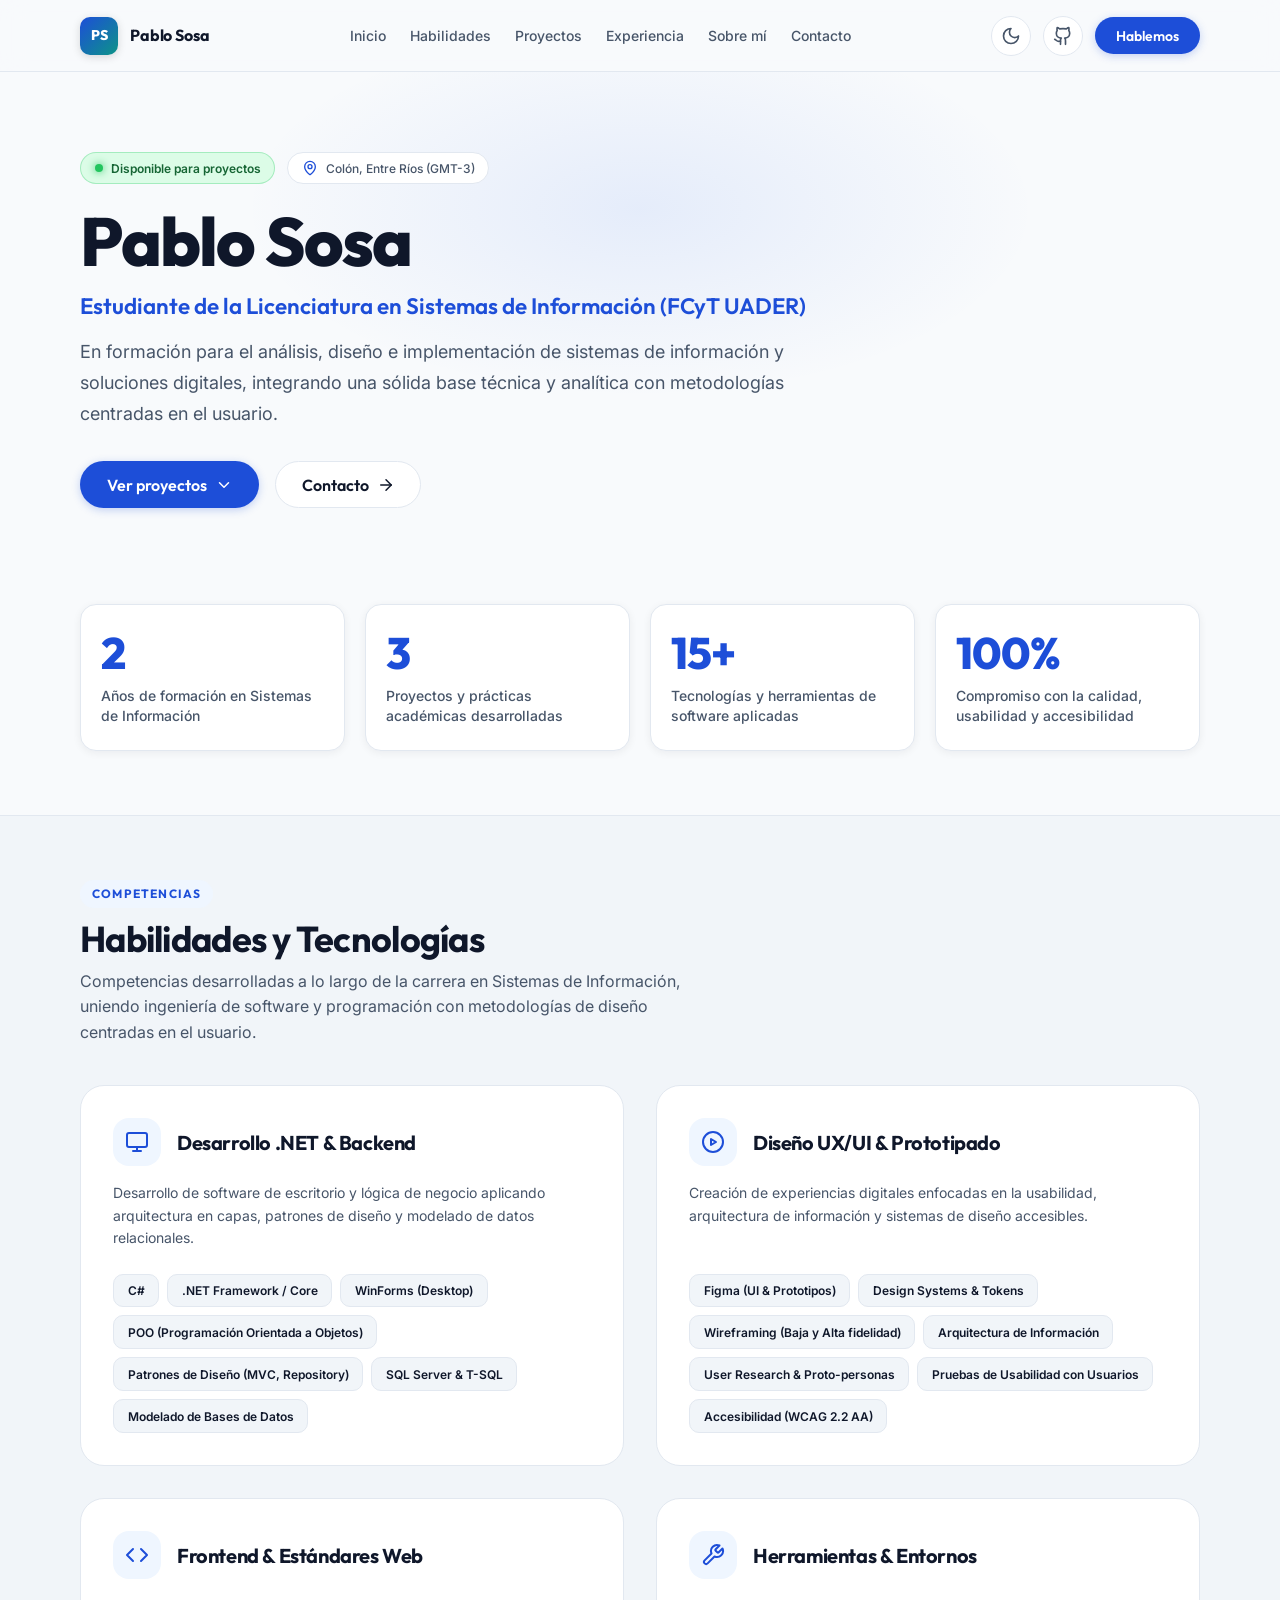
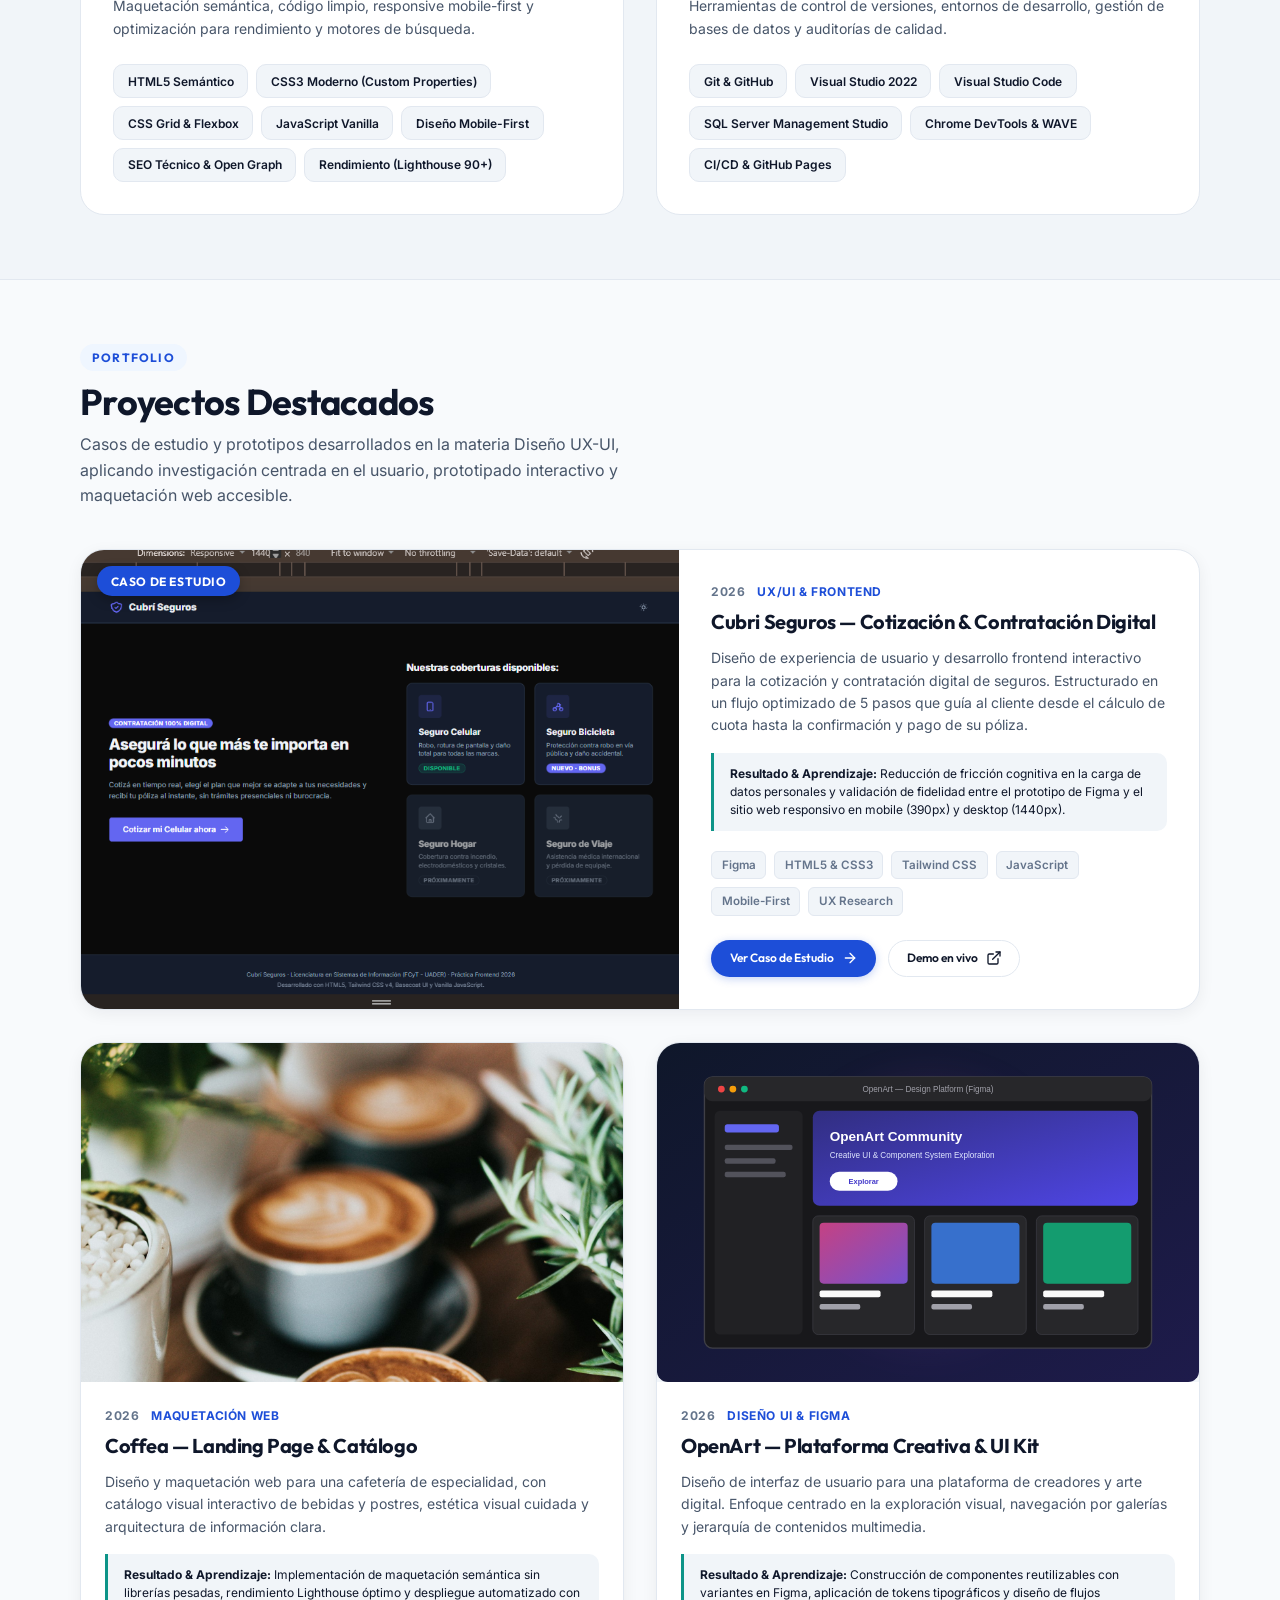
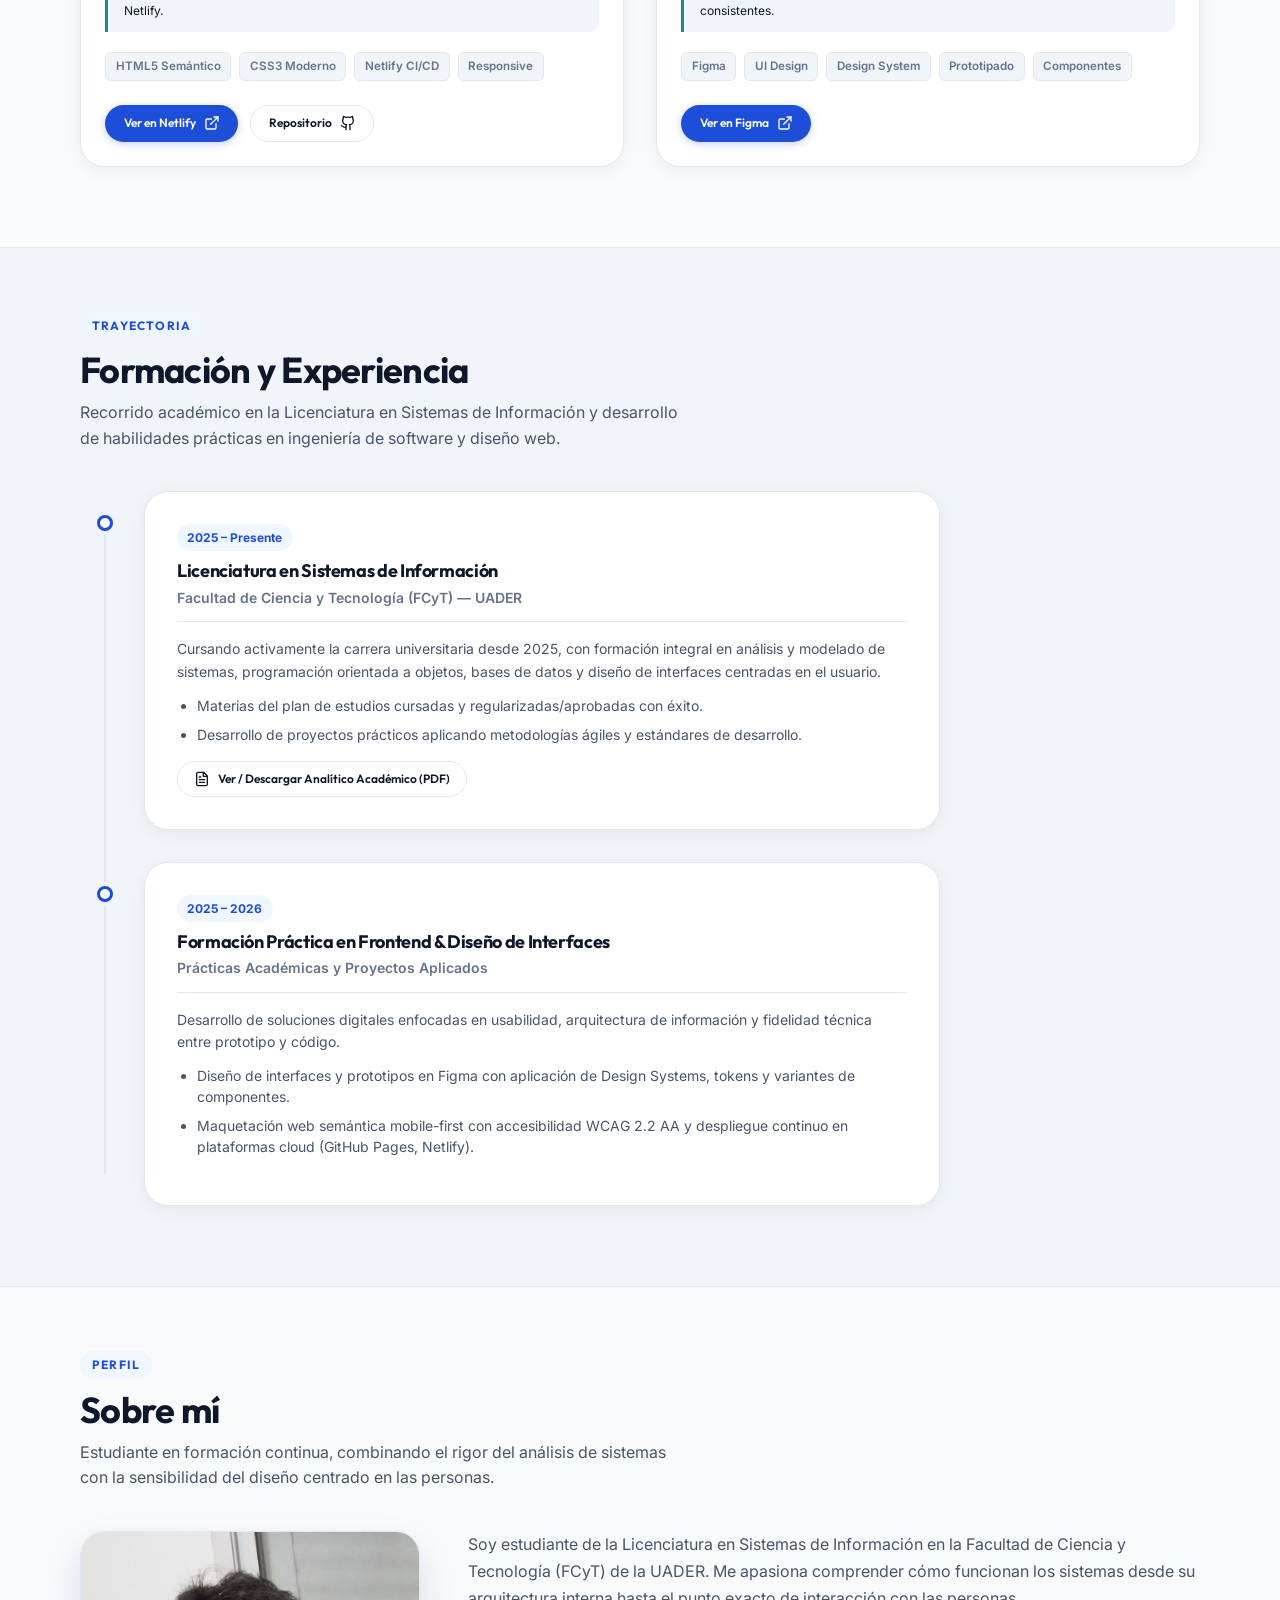
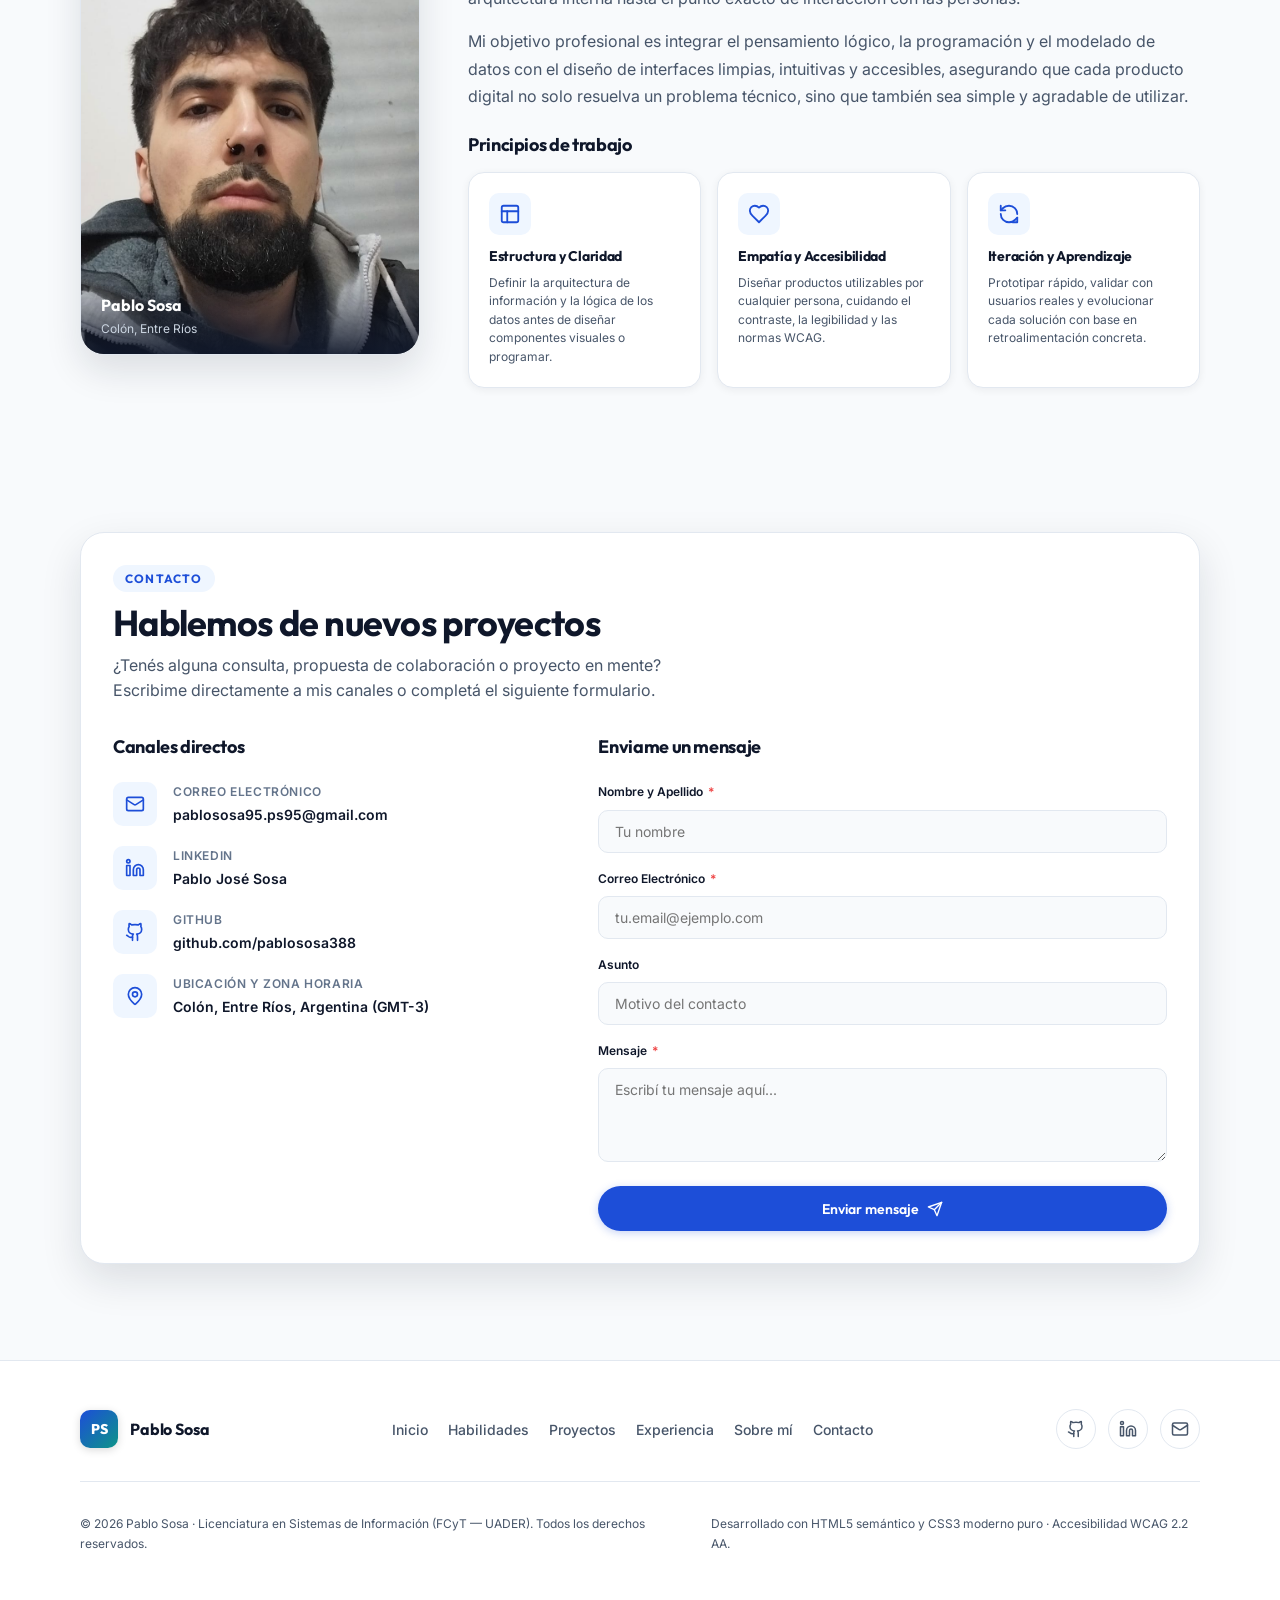
<file: index.html>
<!DOCTYPE html>
<html lang="es">
<head>
  <meta charset="UTF-8">
  <meta name="viewport" content="width=device-width, initial-scale=1.0">
  <title>Pablo Sosa | Estudiante de Sistemas & Diseñador UX/UI</title>
  <meta name="description" content="Portfolio web personal de Pablo Sosa, estudiante de la Licenciatura en Sistemas de Información (FCyT UADER) enfocado en Diseño UX/UI y Frontend. Proyectos, casos de estudio y contacto.">
  <meta name="author" content="Pablo Sosa">
  <meta name="theme-color" content="#1D4ED8">

  <!-- Open Graph / Meta Compartir -->
  <meta property="og:type" content="website">
  <meta property="og:title" content="Pablo Sosa | Estudiante de Sistemas & Diseñador UX/UI">
  <meta property="og:description" content="Portfolio web personal de Pablo Sosa. Proyectos de UX/UI, casos de estudio, formación en Sistemas y contacto.">
  <meta property="og:image" content="assets/images/pablo-sosa.jpg">
  <meta property="og:url" content="https://pablososa388.github.io/portfolio-pablo-sosa/">

  <!-- Favicon Vectorial -->
  <link rel="icon" type="image/svg+xml" href="assets/images/favicon.svg">

  <!-- Tipografías de Google Fonts con font-display: swap -->
  <link rel="preconnect" href="https://fonts.googleapis.com">
  <link rel="preconnect" href="https://fonts.gstatic.com" crossorigin>
  <link href="https://fonts.googleapis.com/css2?family=Inter:wght@400;500;600;700&family=Outfit:wght@500;600;700;800&display=swap" rel="stylesheet">

  <!-- Estilos CSS del Design System -->
  <link rel="stylesheet" href="assets/css/style.css">
</head>
<body>
  <!-- Enlace accesible de salto para lectores de pantalla y navegación por teclado (WCAG 2.2 AA) -->
  <a href="#main-content" class="skip-link">Saltar al contenido principal</a>

  <!-- Header / Barra de Navegación Sticky -->
  <header id="header" class="site-header" role="banner">
    <div class="container header-container">
      <!-- Logotipo / Monograma -->
      <a href="#hero" class="brand-logo" aria-label="Pablo Sosa - Ir al inicio">
        <span class="brand-monogram">PS</span>
        <span class="brand-name">Pablo Sosa</span>
      </a>

      <!-- Navegación Principal -->
      <nav id="primary-nav" class="main-nav" aria-label="Navegación principal">
        <ul class="nav-list">
          <li class="nav-item"><a href="#hero" class="nav-link">Inicio</a></li>
          <li class="nav-item"><a href="#skills" class="nav-link">Habilidades</a></li>
          <li class="nav-item"><a href="#proyectos" class="nav-link">Proyectos</a></li>
          <li class="nav-item"><a href="#experiencia" class="nav-link">Experiencia</a></li>
          <li class="nav-item"><a href="#sobre-mi" class="nav-link">Sobre mí</a></li>
          <li class="nav-item"><a href="#contacto" class="nav-link">Contacto</a></li>
        </ul>
      </nav>

      <!-- Acciones de Navegación (Tema, GitHub, CTA Contacto, Botón Móvil) -->
      <div class="header-actions">
        <!-- Toggle Modo Claro / Modo Oscuro -->
        <button id="theme-toggle" class="btn-icon theme-toggle" type="button" aria-label="Cambiar a modo oscuro" title="Cambiar tema">
          <svg class="sun-icon" xmlns="http://www.w3.org/2000/svg" width="20" height="20" viewBox="0 0 24 24" fill="none" stroke="currentColor" stroke-width="2" stroke-linecap="round" stroke-linejoin="round" aria-hidden="true">
            <circle cx="12" cy="12" r="4"></circle>
            <path d="M12 2v2"></path>
            <path d="M12 20v2"></path>
            <path d="m4.93 4.93 1.41 1.41"></path>
            <path d="m17.66 17.66 1.41 1.41"></path>
            <path d="M2 12h2"></path>
            <path d="M20 12h2"></path>
            <path d="m6.34 17.66-1.41 1.41"></path>
            <path d="m19.07 4.93-1.41 1.41"></path>
          </svg>
          <svg class="moon-icon" xmlns="http://www.w3.org/2000/svg" width="20" height="20" viewBox="0 0 24 24" fill="none" stroke="currentColor" stroke-width="2" stroke-linecap="round" stroke-linejoin="round" aria-hidden="true">
            <path d="M12 3a6 6 0 0 0 9 9 9 9 0 1 1-9-9Z"></path>
          </svg>
        </button>

        <!-- Link a GitHub -->
        <a href="https://github.com/pablososa388" target="_blank" rel="noopener noreferrer" class="btn-icon github-link" aria-label="Perfil de GitHub de Pablo Sosa (abre en pestaña nueva)" title="GitHub de Pablo">
          <svg xmlns="http://www.w3.org/2000/svg" width="20" height="20" viewBox="0 0 24 24" fill="none" stroke="currentColor" stroke-width="2" stroke-linecap="round" stroke-linejoin="round" aria-hidden="true">
            <path d="M15 22v-4a4.8 4.8 0 0 0-1-3.5c3 0 6-2 6-5.5.08-1.25-.27-2.48-1-3.5.28-1.15.28-2.35 0-3.5 0 0-1 0-3 1.5-2.64-.5-5.36-.5-8 0C6 2 5 2 5 2c-.3 1.15-.3 2.35 0 3.5A5.403 5.403 0 0 0 4 9c0 3.5 3 5.5 6 5.5-.39.49-.68 1.05-.85 1.65-.17.6-.22 1.23-.15 1.85v4"></path>
            <path d="M9 18c-4.51 2-5-2-7-2"></path>
          </svg>
        </a>

        <!-- CTA Principal Contacto (desktop) -->
        <a href="#contacto" class="btn btn-primary header-cta">Hablemos</a>

        <!-- Botón Menú Hamburguesa Mobile -->
        <button id="mobile-menu-btn" class="mobile-menu-btn" type="button" aria-expanded="false" aria-controls="primary-nav" aria-label="Abrir menú de navegación">
          <span class="hamburger-line"></span>
          <span class="hamburger-line"></span>
          <span class="hamburger-line"></span>
        </button>
      </div>
    </div>
  </header>

  <!-- Contenido Principal One-Page -->
  <main id="main-content" role="main">
    <!-- ======================================================================
         SECCIÓN 2: HERO
         ====================================================================== -->
    <section id="hero" class="hero-section" aria-labelledby="hero-title">
      <div class="container hero-container">
        <div class="hero-content">
          <!-- Badges de Disponibilidad y Ubicación -->
          <div class="hero-meta-badges">
            <span class="status-badge" role="status">
              <span class="status-dot" aria-hidden="true"></span>
              Disponible para proyectos
            </span>
            <span class="location-badge">
              <svg xmlns="http://www.w3.org/2000/svg" width="16" height="16" viewBox="0 0 24 24" fill="none" stroke="currentColor" stroke-width="2" stroke-linecap="round" stroke-linejoin="round" aria-hidden="true">
                <path d="M20 10c0 4.993-5.539 10.193-7.399 11.799a1 1 0 0 1-1.202 0C9.539 20.193 4 14.993 4 10a8 8 0 0 1 16 0"></path>
                <circle cx="12" cy="10" r="3"></circle>
              </svg>
              Colón, Entre Ríos (GMT-3)
            </span>
          </div>

          <!-- Título Principal (único h1) -->
          <h1 id="hero-title" class="hero-title">
            Pablo Sosa
          </h1>

          <!-- Rol académico / Carrera -->
          <p class="hero-role">
            Estudiante de la Licenciatura en Sistemas de Información (FCyT UADER)
          </p>

          <!-- Propuesta de Valor en 1–2 líneas -->
          <p class="hero-description">
            En formación para el análisis, diseño e implementación de sistemas de información y soluciones digitales, integrando una sólida base técnica y analítica con metodologías centradas en el usuario.
          </p>

          <!-- 2 CTAs Obligatorios: Ver trabajos / Contacto -->
          <div class="hero-actions">
            <a href="#proyectos" class="btn btn-primary hero-btn">
              <span>Ver proyectos</span>
              <svg xmlns="http://www.w3.org/2000/svg" width="18" height="18" viewBox="0 0 24 24" fill="none" stroke="currentColor" stroke-width="2" stroke-linecap="round" stroke-linejoin="round" aria-hidden="true">
                <path d="m6 9 6 6 6-6"/>
              </svg>
            </a>
            <a href="#contacto" class="btn btn-secondary hero-btn">
              <span>Contacto</span>
              <svg xmlns="http://www.w3.org/2000/svg" width="18" height="18" viewBox="0 0 24 24" fill="none" stroke="currentColor" stroke-width="2" stroke-linecap="round" stroke-linejoin="round" aria-hidden="true">
                <path d="M5 12h14"></path>
                <path d="m12 5 7 7-7 7"></path>
              </svg>
            </a>
          </div>
        </div>
      </div>
    </section>

    <!-- ======================================================================
         SECCIÓN 3: MÉTRICAS / HIGHLIGHTS
         ====================================================================== -->
    <section id="metricas" class="metrics-section" aria-label="Métricas destacadas y logros">
      <div class="container">
        <div class="metrics-grid">
          <!-- Tarjeta 1 -->
          <article class="metric-card">
            <span class="metric-number">2</span>
            <p class="metric-label">Años de formación en Sistemas de Información</p>
          </article>

          <!-- Tarjeta 2 -->
          <article class="metric-card">
            <span class="metric-number">3</span>
            <p class="metric-label">Proyectos y prácticas académicas desarrolladas</p>
          </article>

          <!-- Tarjeta 3 -->
          <article class="metric-card">
            <span class="metric-number">15+</span>
            <p class="metric-label">Tecnologías y herramientas de software aplicadas</p>
          </article>

          <!-- Tarjeta 4 -->
          <article class="metric-card">
            <span class="metric-number">100%</span>
            <p class="metric-label">Compromiso con la calidad, usabilidad y accesibilidad</p>
          </article>
        </div>
      </div>
    </section>

    <!-- ======================================================================
         SECCIÓN 4: SKILLS / HABILIDADES
         ====================================================================== -->
    <section id="skills" class="skills-section" aria-labelledby="skills-title">
      <div class="container">
        <!-- Encabezado de Sección -->
        <div class="section-header">
          <span class="section-tag">Competencias</span>
          <h2 id="skills-title" class="section-title">Habilidades y Tecnologías</h2>
          <p class="section-desc">
            Competencias desarrolladas a lo largo de la carrera en Sistemas de Información, uniendo ingeniería de software y programación con metodologías de diseño centradas en el usuario.
          </p>
        </div>

        <!-- Grilla de Categorías -->
        <div class="skills-grid">
          <!-- Categoría 1: Desarrollo .NET & Software -->
          <article class="skill-card">
            <div class="skill-card-header">
              <div class="skill-icon-box" aria-hidden="true">
                <svg xmlns="http://www.w3.org/2000/svg" width="24" height="24" viewBox="0 0 24 24" fill="none" stroke="currentColor" stroke-width="2" stroke-linecap="round" stroke-linejoin="round">
                  <rect width="20" height="14" x="2" y="3" rx="2"/>
                  <line x1="8" x2="16" y1="21" y2="21"/>
                  <line x1="12" x2="12" y1="17" y2="21"/>
                </svg>
              </div>
              <h3 class="skill-category-title">Desarrollo .NET & Backend</h3>
            </div>
            <p class="skill-category-desc">
              Desarrollo de software de escritorio y lógica de negocio aplicando arquitectura en capas, patrones de diseño y modelado de datos relacionales.
            </p>
            <ul class="skill-chips-list" aria-label="Tecnologías de Desarrollo .NET y Backend">
              <li class="skill-chip">C#</li>
              <li class="skill-chip">.NET Framework / Core</li>
              <li class="skill-chip">WinForms (Desktop)</li>
              <li class="skill-chip">POO (Programación Orientada a Objetos)</li>
              <li class="skill-chip">Patrones de Diseño (MVC, Repository)</li>
              <li class="skill-chip">SQL Server & T-SQL</li>
              <li class="skill-chip">Modelado de Bases de Datos</li>
            </ul>
          </article>

          <!-- Categoría 2: Diseño UX/UI & Prototipado -->
          <article class="skill-card">
            <div class="skill-card-header">
              <div class="skill-icon-box" aria-hidden="true">
                <svg xmlns="http://www.w3.org/2000/svg" width="24" height="24" viewBox="0 0 24 24" fill="none" stroke="currentColor" stroke-width="2" stroke-linecap="round" stroke-linejoin="round">
                  <circle cx="12" cy="12" r="10"/>
                  <path d="m10 15 5-3-5-3v6Z"/>
                </svg>
              </div>
              <h3 class="skill-category-title">Diseño UX/UI & Prototipado</h3>
            </div>
            <p class="skill-category-desc">
              Creación de experiencias digitales enfocadas en la usabilidad, arquitectura de información y sistemas de diseño accesibles.
            </p>
            <ul class="skill-chips-list" aria-label="Tecnologías de Diseño UX/UI">
              <li class="skill-chip">Figma (UI & Prototipos)</li>
              <li class="skill-chip">Design Systems & Tokens</li>
              <li class="skill-chip">Wireframing (Baja y Alta fidelidad)</li>
              <li class="skill-chip">Arquitectura de Información</li>
              <li class="skill-chip">User Research & Proto-personas</li>
              <li class="skill-chip">Pruebas de Usabilidad con Usuarios</li>
              <li class="skill-chip">Accesibilidad (WCAG 2.2 AA)</li>
            </ul>
          </article>

          <!-- Categoría 3: Frontend & Desarrollo Web -->
          <article class="skill-card">
            <div class="skill-card-header">
              <div class="skill-icon-box" aria-hidden="true">
                <svg xmlns="http://www.w3.org/2000/svg" width="24" height="24" viewBox="0 0 24 24" fill="none" stroke="currentColor" stroke-width="2" stroke-linecap="round" stroke-linejoin="round">
                  <polyline points="16 18 22 12 16 6"/>
                  <polyline points="8 6 2 12 8 18"/>
                </svg>
              </div>
              <h3 class="skill-category-title">Frontend & Estándares Web</h3>
            </div>
            <p class="skill-category-desc">
              Maquetación semántica, código limpio, responsive mobile-first y optimización para rendimiento y motores de búsqueda.
            </p>
            <ul class="skill-chips-list" aria-label="Tecnologías de Frontend y Web">
              <li class="skill-chip">HTML5 Semántico</li>
              <li class="skill-chip">CSS3 Moderno (Custom Properties)</li>
              <li class="skill-chip">CSS Grid & Flexbox</li>
              <li class="skill-chip">JavaScript Vanilla</li>
              <li class="skill-chip">Diseño Mobile-First</li>
              <li class="skill-chip">SEO Técnico & Open Graph</li>
              <li class="skill-chip">Rendimiento (Lighthouse 90+)</li>
            </ul>
          </article>

          <!-- Categoría 4: Herramientas & Flujo de Trabajo -->
          <article class="skill-card">
            <div class="skill-card-header">
              <div class="skill-icon-box" aria-hidden="true">
                <svg xmlns="http://www.w3.org/2000/svg" width="24" height="24" viewBox="0 0 24 24" fill="none" stroke="currentColor" stroke-width="2" stroke-linecap="round" stroke-linejoin="round">
                  <path d="M14.7 6.3a1 1 0 0 0 0 1.4l1.6 1.6a1 1 0 0 0 1.4 0l3.77-3.77a6 6 0 0 1-7.94 7.94l-6.91 6.91a2.12 2.12 0 0 1-3-3l6.91-6.91a6 6 0 0 1 7.94-7.94l-3.76 3.76z"/>
                </svg>
              </div>
              <h3 class="skill-category-title">Herramientas & Entornos</h3>
            </div>
            <p class="skill-category-desc">
              Herramientas de control de versiones, entornos de desarrollo, gestión de bases de datos y auditorías de calidad.
            </p>
            <ul class="skill-chips-list" aria-label="Herramientas y Entornos">
              <li class="skill-chip">Git & GitHub</li>
              <li class="skill-chip">Visual Studio 2022</li>
              <li class="skill-chip">Visual Studio Code</li>
              <li class="skill-chip">SQL Server Management Studio</li>
              <li class="skill-chip">Chrome DevTools & WAVE</li>
              <li class="skill-chip">CI/CD & GitHub Pages</li>
            </ul>
          </article>
        </div>
      </div>
    </section>

    <!-- ======================================================================
         SECCIÓN 5: PROYECTOS (Mínimo 3 proyectos con caso de estudio)
         ====================================================================== -->
    <section id="proyectos" class="projects-section" aria-labelledby="projects-title">
      <div class="container">
        <!-- Encabezado de Sección -->
        <div class="section-header">
          <span class="section-tag">Portfolio</span>
          <h2 id="projects-title" class="section-title">Proyectos Destacados</h2>
          <p class="section-desc">
            Casos de estudio y prototipos desarrollados en la materia Diseño UX-UI, aplicando investigación centrada en el usuario, prototipado interactivo y maquetación web accesible.
          </p>
        </div>

        <!-- Grilla de Proyectos Clickeables -->
        <div class="projects-grid">
          <!-- Proyecto 1: Cubri Seguros (Caso de Estudio Principal) -->
          <article class="project-card project-card-featured">
            <div class="project-media">
              <span class="project-badge-featured" aria-label="Proyecto destacado">Caso de Estudio</span>
              <img src="assets/images/project-cubri.png" alt="Interfaz desktop de Cubri Seguros para cotización y contratación digital" class="project-img" loading="lazy" width="720" height="400">
            </div>
            <div class="project-body">
              <div class="project-meta">
                <span class="project-year">2026</span>
                <span class="project-category">UX/UI & Frontend</span>
              </div>
              <h3 class="project-title">Cubri Seguros — Cotización & Contratación Digital</h3>
              <p class="project-description">
                Diseño de experiencia de usuario y desarrollo frontend interactivo para la cotización y contratación digital de seguros. Estructurado en un flujo optimizado de 5 pasos que guía al cliente desde el cálculo de cuota hasta la confirmación y pago de su póliza.
              </p>
              <div class="project-highlight">
                <strong>Resultado & Aprendizaje:</strong> Reducción de fricción cognitiva en la carga de datos personales y validación de fidelidad entre el prototipo de Figma y el sitio web responsivo en mobile (390px) y desktop (1440px).
              </div>
              <ul class="project-tags" aria-label="Herramientas utilizadas en Cubri Seguros">
                <li class="project-tag">Figma</li>
                <li class="project-tag">HTML5 & CSS3</li>
                <li class="project-tag">Tailwind CSS</li>
                <li class="project-tag">JavaScript</li>
                <li class="project-tag">Mobile-First</li>
                <li class="project-tag">UX Research</li>
              </ul>
              <div class="project-links">
                <a href="case-study.html" class="btn btn-primary project-btn">
                  <span>Ver Caso de Estudio</span>
                  <svg xmlns="http://www.w3.org/2000/svg" width="16" height="16" viewBox="0 0 24 24" fill="none" stroke="currentColor" stroke-width="2" stroke-linecap="round" stroke-linejoin="round" aria-hidden="true">
                    <path d="M5 12h14"></path>
                    <path d="m12 5 7 7-7 7"></path>
                  </svg>
                </a>
                <a href="https://pablososa388.github.io/UX-UI_TPS/" target="_blank" rel="noopener noreferrer" class="btn btn-secondary project-btn">
                  <span>Demo en vivo</span>
                  <svg xmlns="http://www.w3.org/2000/svg" width="16" height="16" viewBox="0 0 24 24" fill="none" stroke="currentColor" stroke-width="2" stroke-linecap="round" stroke-linejoin="round" aria-hidden="true">
                    <path d="M18 13v6a2 2 0 0 1-2 2H5a2 2 0 0 1-2-2V8a2 2 0 0 1 2-2h6"></path>
                    <polyline points="15 3 21 3 21 9"></polyline>
                    <line x1="10" x2="21" y1="14" y2="3"></line>
                  </svg>
                </a>
              </div>
            </div>
          </article>

          <!-- Proyecto 2: Coffea Landing -->
          <article class="project-card">
            <div class="project-media">
              <img src="assets/images/project-coffea.webp" alt="Landing page de cafetería de especialidad Coffea" class="project-img" loading="lazy" width="720" height="400">
            </div>
            <div class="project-body">
              <div class="project-meta">
                <span class="project-year">2026</span>
                <span class="project-category">Maquetación Web</span>
              </div>
              <h3 class="project-title">Coffea — Landing Page & Catálogo</h3>
              <p class="project-description">
                Diseño y maquetación web para una cafetería de especialidad, con catálogo visual interactivo de bebidas y postres, estética visual cuidada y arquitectura de información clara.
              </p>
              <div class="project-highlight">
                <strong>Resultado & Aprendizaje:</strong> Implementación de maquetación semántica sin librerías pesadas, rendimiento Lighthouse óptimo y despliegue automatizado con Netlify.
              </div>
              <ul class="project-tags" aria-label="Herramientas utilizadas en Coffea">
                <li class="project-tag">HTML5 Semántico</li>
                <li class="project-tag">CSS3 Moderno</li>
                <li class="project-tag">Netlify CI/CD</li>
                <li class="project-tag">Responsive</li>
              </ul>
              <div class="project-links">
                <a href="https://bejewelled-capybara-280524.netlify.app/#dessert-card-4" target="_blank" rel="noopener noreferrer" class="btn btn-primary project-btn">
                  <span>Ver en Netlify</span>
                  <svg xmlns="http://www.w3.org/2000/svg" width="16" height="16" viewBox="0 0 24 24" fill="none" stroke="currentColor" stroke-width="2" stroke-linecap="round" stroke-linejoin="round" aria-hidden="true">
                    <path d="M18 13v6a2 2 0 0 1-2 2H5a2 2 0 0 1-2-2V8a2 2 0 0 1 2-2h6"></path>
                    <polyline points="15 3 21 3 21 9"></polyline>
                    <line x1="10" x2="21" y1="14" y2="3"></line>
                  </svg>
                </a>
                <a href="https://github.com/pablososa388/UX-UI_TPSs" target="_blank" rel="noopener noreferrer" class="btn btn-secondary project-btn">
                  <span>Repositorio</span>
                  <svg xmlns="http://www.w3.org/2000/svg" width="16" height="16" viewBox="0 0 24 24" fill="none" stroke="currentColor" stroke-width="2" stroke-linecap="round" stroke-linejoin="round" aria-hidden="true">
                    <path d="M15 22v-4a4.8 4.8 0 0 0-1-3.5c3 0 6-2 6-5.5.08-1.25-.27-2.48-1-3.5.28-1.15.28-2.35 0-3.5 0 0-1 0-3 1.5-2.64-.5-5.36-.5-8 0C6 2 5 2 5 2c-.3 1.15-.3 2.35 0 3.5A5.403 5.403 0 0 0 4 9c0 3.5 3 5.5 6 5.5-.39.49-.68 1.05-.85 1.65-.17.6-.22 1.23-.15 1.85v4"></path>
                    <path d="M9 18c-4.51 2-5-2-7-2"></path>
                  </svg>
                </a>
              </div>
            </div>
          </article>

          <!-- Proyecto 3: OpenArt -->
          <article class="project-card">
            <div class="project-media">
              <img src="assets/images/project-openart.svg" alt="Prototipo de UI y Design System de OpenArt en Figma" class="project-img" loading="lazy" width="720" height="400">
            </div>
            <div class="project-body">
              <div class="project-meta">
                <span class="project-year">2026</span>
                <span class="project-category">Diseño UI & Figma</span>
              </div>
              <h3 class="project-title">OpenArt — Plataforma Creativa & UI Kit</h3>
              <p class="project-description">
                Diseño de interfaz de usuario para una plataforma de creadores y arte digital. Enfoque centrado en la exploración visual, navegación por galerías y jerarquía de contenidos multimedia.
              </p>
              <div class="project-highlight">
                <strong>Resultado & Aprendizaje:</strong> Construcción de componentes reutilizables con variantes en Figma, aplicación de tokens tipográficos y diseño de flujos consistentes.
              </div>
              <ul class="project-tags" aria-label="Herramientas utilizadas en OpenArt">
                <li class="project-tag">Figma</li>
                <li class="project-tag">UI Design</li>
                <li class="project-tag">Design System</li>
                <li class="project-tag">Prototipado</li>
                <li class="project-tag">Componentes</li>
              </ul>
              <div class="project-links">
                <a href="https://www.figma.com/design/EhKpbNKNmI9dD0DaENZEdz/OpenArt---Design?node-id=0-1&p=f&t=xrZcFD4WN9RypSKj-0" target="_blank" rel="noopener noreferrer" class="btn btn-primary project-btn">
                  <span>Ver en Figma</span>
                  <svg xmlns="http://www.w3.org/2000/svg" width="16" height="16" viewBox="0 0 24 24" fill="none" stroke="currentColor" stroke-width="2" stroke-linecap="round" stroke-linejoin="round" aria-hidden="true">
                    <path d="M18 13v6a2 2 0 0 1-2 2H5a2 2 0 0 1-2-2V8a2 2 0 0 1 2-2h6"></path>
                    <polyline points="15 3 21 3 21 9"></polyline>
                    <line x1="10" x2="21" y1="14" y2="3"></line>
                  </svg>
                </a>
              </div>
            </div>
          </article>
        </div>
      </div>
    </section>

    <!-- ======================================================================
         SECCIÓN 6: EXPERIENCIA / FORMACIÓN (Timeline)
         ====================================================================== -->
    <section id="experiencia" class="timeline-section" aria-labelledby="timeline-title">
      <div class="container">
        <!-- Encabezado de Sección -->
        <div class="section-header">
          <span class="section-tag">Trayectoria</span>
          <h2 id="timeline-title" class="section-title">Formación y Experiencia</h2>
          <p class="section-desc">
            Recorrido académico en la Licenciatura en Sistemas de Información y desarrollo de habilidades prácticas en ingeniería de software y diseño web.
          </p>
        </div>

        <!-- Línea de Tiempo (Lista ordenada tipo timeline semántica) -->
        <ol class="timeline" aria-label="Línea de tiempo de formación académica y práctica">
          <!-- Hito 1: Universidad FCyT UADER -->
          <li class="timeline-item">
            <div class="timeline-marker" aria-hidden="true"></div>
            <article class="timeline-content">
              <header class="timeline-item-header">
                <span class="timeline-period">2025 – Presente</span>
                <h3 class="timeline-role">Licenciatura en Sistemas de Información</h3>
                <p class="timeline-institution">Facultad de Ciencia y Tecnología (FCyT) — UADER</p>
              </header>
              <div class="timeline-body">
                <p class="timeline-text">
                  Cursando activamente la carrera universitaria desde 2025, con formación integral en análisis y modelado de sistemas, programación orientada a objetos, bases de datos y diseño de interfaces centradas en el usuario.
                </p>
                <ul class="timeline-achievements" aria-label="Logros de la carrera">
                  <li>Materias del plan de estudios cursadas y regularizadas/aprobadas con éxito.</li>
                  <li>Desarrollo de proyectos prácticos aplicando metodologías ágiles y estándares de desarrollo.</li>
                </ul>
                <div class="timeline-action">
                  <a href="assets/docs/analitico.pdf" target="_blank" rel="noopener noreferrer" class="btn btn-secondary timeline-btn">
                    <svg xmlns="http://www.w3.org/2000/svg" width="16" height="16" viewBox="0 0 24 24" fill="none" stroke="currentColor" stroke-width="2" stroke-linecap="round" stroke-linejoin="round" aria-hidden="true">
                      <path d="M14.5 2H6a2 2 0 0 0-2 2v16a2 2 0 0 0 2 2h12a2 2 0 0 0 2-2V7.5L14.5 2z"></path>
                      <polyline points="14 2 14 8 20 8"></polyline>
                      <line x1="16" y1="13" x2="8" y2="13"></line>
                      <line x1="16" y1="17" x2="8" y2="17"></line>
                      <line x1="10" y1="9" x2="8" y2="9"></line>
                    </svg>
                    <span>Ver / Descargar Analítico Académico (PDF)</span>
                  </a>
                </div>
              </div>
            </article>
          </li>

          <!-- Hito 2: Prácticas de Frontend y UX/UI -->
          <li class="timeline-item">
            <div class="timeline-marker" aria-hidden="true"></div>
            <article class="timeline-content">
              <header class="timeline-item-header">
                <span class="timeline-period">2025 – 2026</span>
                <h3 class="timeline-role">Formación Práctica en Frontend & Diseño de Interfaces</h3>
                <p class="timeline-institution">Prácticas Académicas y Proyectos Aplicados</p>
              </header>
              <div class="timeline-body">
                <p class="timeline-text">
                  Desarrollo de soluciones digitales enfocadas en usabilidad, arquitectura de información y fidelidad técnica entre prototipo y código.
                </p>
                <ul class="timeline-achievements" aria-label="Logros de formación práctica">
                  <li>Diseño de interfaces y prototipos en Figma con aplicación de Design Systems, tokens y variantes de componentes.</li>
                  <li>Maquetación web semántica mobile-first con accesibilidad WCAG 2.2 AA y despliegue continuo en plataformas cloud (GitHub Pages, Netlify).</li>
                </ul>
              </div>
            </article>
          </li>
        </ol>
      </div>
    </section>

    <!-- ======================================================================
         SECCIÓN 7: SOBRE MÍ
         ====================================================================== -->
    <section id="sobre-mi" class="about-section" aria-labelledby="about-title">
      <div class="container">
        <!-- Encabezado de Sección -->
        <div class="section-header">
          <span class="section-tag">Perfil</span>
          <h2 id="about-title" class="section-title">Sobre mí</h2>
          <p class="section-desc">
            Estudiante en formación continua, combinando el rigor del análisis de sistemas con la sensibilidad del diseño centrado en las personas.
          </p>
        </div>

        <div class="about-layout">
          <!-- Retrato Personal con texto alternativo significativo -->
          <div class="about-photo-wrapper">
            <div class="about-photo-card">
              <img src="assets/images/pablo-sosa.jpg" alt="Fotografía de perfil de Pablo Sosa, estudiante de Sistemas y diseñador UX/UI" class="about-photo" loading="lazy" width="400" height="500">
              <div class="about-photo-caption">
                <span class="about-caption-name">Pablo Sosa</span>
                <span class="about-caption-role">Colón, Entre Ríos</span>
              </div>
            </div>
          </div>

          <!-- Texto de Presentación y Valores de Trabajo -->
          <div class="about-content">
            <div class="about-intro-text">
              <p>
                Soy estudiante de la Licenciatura en Sistemas de Información en la Facultad de Ciencia y Tecnología (FCyT) de la UADER. Me apasiona comprender cómo funcionan los sistemas desde su arquitectura interna hasta el punto exacto de interacción con las personas.
              </p>
              <p>
                Mi objetivo profesional es integrar el pensamiento lógico, la programación y el modelado de datos con el diseño de interfaces limpias, intuitivas y accesibles, asegurando que cada producto digital no solo resuelva un problema técnico, sino que también sea simple y agradable de utilizar.
              </p>
            </div>

            <!-- 3 Principios o Valores de Trabajo (Tarjetas) -->
            <div class="about-principles" aria-label="Principios y valores de trabajo">
              <h3 class="principles-heading">Principios de trabajo</h3>
              <div class="principles-grid">
                <!-- Principio 1 -->
                <article class="principle-card">
                  <div class="principle-icon" aria-hidden="true">
                    <svg xmlns="http://www.w3.org/2000/svg" width="22" height="22" viewBox="0 0 24 24" fill="none" stroke="currentColor" stroke-width="2" stroke-linecap="round" stroke-linejoin="round">
                      <rect width="18" height="18" x="3" y="3" rx="2"/>
                      <path d="M3 9h18"/>
                      <path d="M9 21V9"/>
                    </svg>
                  </div>
                  <h4 class="principle-title">Estructura y Claridad</h4>
                  <p class="principle-desc">
                    Definir la arquitectura de información y la lógica de los datos antes de diseñar componentes visuales o programar.
                  </p>
                </article>

                <!-- Principio 2 -->
                <article class="principle-card">
                  <div class="principle-icon" aria-hidden="true">
                    <svg xmlns="http://www.w3.org/2000/svg" width="22" height="22" viewBox="0 0 24 24" fill="none" stroke="currentColor" stroke-width="2" stroke-linecap="round" stroke-linejoin="round">
                      <path d="M19 14c1.49-1.46 3-3.21 3-5.5A5.5 5.5 0 0 0 16.5 3c-1.76 0-3 .5-4.5 2-1.5-1.5-2.74-2-4.5-2A5.5 5.5 0 0 0 2 8.5c0 2.3 1.5 4.05 3 5.5l7 7Z"/>
                    </svg>
                  </div>
                  <h4 class="principle-title">Empatía y Accesibilidad</h4>
                  <p class="principle-desc">
                    Diseñar productos utilizables por cualquier persona, cuidando el contraste, la legibilidad y las normas WCAG.
                  </p>
                </article>

                <!-- Principio 3 -->
                <article class="principle-card">
                  <div class="principle-icon" aria-hidden="true">
                    <svg xmlns="http://www.w3.org/2000/svg" width="22" height="22" viewBox="0 0 24 24" fill="none" stroke="currentColor" stroke-width="2" stroke-linecap="round" stroke-linejoin="round">
                      <path d="M21 12a9 9 0 0 0-9-9 9.75 9.75 0 0 0-6.74 2.74L3 8"/>
                      <path d="M3 3v5h5"/>
                      <path d="M3 12a9 9 0 0 0 9 9 9.75 9.75 0 0 0 6.74-2.74L21 16"/>
                      <path d="M16 21h5v-5"/>
                    </svg>
                  </div>
                  <h4 class="principle-title">Iteración y Aprendizaje</h4>
                  <p class="principle-desc">
                    Prototipar rápido, validar con usuarios reales y evolucionar cada solución con base en retroalimentación concreta.
                  </p>
                </article>
              </div>
            </div>
          </div>
        </div>
      </div>
    </section>
    <!-- ======================================================================
         SECCIÓN 8: CONTACTO (Con formulario funcional - Bonus)
         ====================================================================== -->
    <section id="contacto" class="contact-section" aria-labelledby="contact-title">
      <div class="container">
        <!-- Bloque Destacado de Contacto -->
        <div class="contact-card">
          <div class="contact-header">
            <span class="section-tag">Contacto</span>
            <h2 id="contact-title" class="section-title">Hablemos de nuevos proyectos</h2>
            <p class="section-desc">
              ¿Tenés alguna consulta, propuesta de colaboración o proyecto en mente? Escribime directamente a mis canales o completá el siguiente formulario.
            </p>
          </div>

          <div class="contact-grid">
            <!-- Columna de Canales Directos -->
            <div class="contact-channels">
              <h3 class="contact-subtitle">Canales directos</h3>

              <ul class="contact-list" aria-label="Canales directos de contacto">
                <!-- Email Directo -->
                <li class="contact-item">
                  <div class="contact-item-icon" aria-hidden="true">
                    <svg xmlns="http://www.w3.org/2000/svg" width="20" height="20" viewBox="0 0 24 24" fill="none" stroke="currentColor" stroke-width="2" stroke-linecap="round" stroke-linejoin="round">
                      <rect width="20" height="16" x="2" y="4" rx="2"/>
                      <path d="m22 7-8.97 5.7a1.94 1.94 0 0 1-2.06 0L2 7"/>
                    </svg>
                  </div>
                  <div class="contact-item-info">
                    <span class="contact-label">Correo Electrónico</span>
                    <a href="mailto:pablososa95.ps95@gmail.com" class="contact-link">
                      pablososa95.ps95@gmail.com
                    </a>
                  </div>
                </li>

                <!-- LinkedIn -->
                <li class="contact-item">
                  <div class="contact-item-icon" aria-hidden="true">
                    <svg xmlns="http://www.w3.org/2000/svg" width="20" height="20" viewBox="0 0 24 24" fill="none" stroke="currentColor" stroke-width="2" stroke-linecap="round" stroke-linejoin="round">
                      <path d="M16 8a6 6 0 0 1 6 6v7h-4v-7a2 2 0 0 0-2-2 2 2 0 0 0-2 2v7h-4v-7a6 6 0 0 1 6-6z"/>
                      <rect width="4" height="12" x="2" y="9"/>
                      <circle cx="4" cy="4" r="2"/>
                    </svg>
                  </div>
                  <div class="contact-item-info">
                    <span class="contact-label">LinkedIn</span>
                    <a href="https://www.linkedin.com/in/pablo-jos%C3%A9-sosa-23122a34b/" target="_blank" rel="noopener noreferrer" class="contact-link">
                      Pablo José Sosa
                    </a>
                  </div>
                </li>

                <!-- GitHub -->
                <li class="contact-item">
                  <div class="contact-item-icon" aria-hidden="true">
                    <svg xmlns="http://www.w3.org/2000/svg" width="20" height="20" viewBox="0 0 24 24" fill="none" stroke="currentColor" stroke-width="2" stroke-linecap="round" stroke-linejoin="round">
                      <path d="M15 22v-4a4.8 4.8 0 0 0-1-3.5c3 0 6-2 6-5.5.08-1.25-.27-2.48-1-3.5.28-1.15.28-2.35 0-3.5 0 0-1 0-3 1.5-2.64-.5-5.36-.5-8 0C6 2 5 2 5 2c-.3 1.15-.3 2.35 0 3.5A5.403 5.403 0 0 0 4 9c0 3.5 3 5.5 6 5.5-.39.49-.68 1.05-.85 1.65-.17.6-.22 1.23-.15 1.85v4"/>
                      <path d="M9 18c-4.51 2-5-2-7-2"/>
                    </svg>
                  </div>
                  <div class="contact-item-info">
                    <span class="contact-label">GitHub</span>
                    <a href="https://github.com/pablososa388" target="_blank" rel="noopener noreferrer" class="contact-link">
                      github.com/pablososa388
                    </a>
                  </div>
                </li>

                <!-- Ubicación -->
                <li class="contact-item">
                  <div class="contact-item-icon" aria-hidden="true">
                    <svg xmlns="http://www.w3.org/2000/svg" width="20" height="20" viewBox="0 0 24 24" fill="none" stroke="currentColor" stroke-width="2" stroke-linecap="round" stroke-linejoin="round">
                      <path d="M20 10c0 4.993-5.539 10.193-7.399 11.799a1 1 0 0 1-1.202 0C9.539 20.193 4 14.993 4 10a8 8 0 0 1 16 0"/>
                      <circle cx="12" cy="10" r="3"/>
                    </svg>
                  </div>
                  <div class="contact-item-info">
                    <span class="contact-label">Ubicación y Zona Horaria</span>
                    <span class="contact-text">Colón, Entre Ríos, Argentina (GMT-3)</span>
                  </div>
                </li>
              </ul>
            </div>

            <!-- Formulario Funcional (Bonus) -->
            <div class="contact-form-wrapper">
              <h3 class="contact-subtitle">Enviame un mensaje</h3>
              <form id="contact-form" class="contact-form" action="https://formspree.io/f/pablososa95.ps95@gmail.com" method="POST" novalidate>
                <!-- Campo Nombre -->
                <div class="form-group">
                  <label for="form-name" class="form-label">Nombre y Apellido <span class="required" aria-hidden="true">*</span></label>
                  <input type="text" id="form-name" name="name" class="form-input" placeholder="Tu nombre" required autocomplete="name">
                  <span class="form-error" id="name-error" aria-live="polite"></span>
                </div>

                <!-- Campo Email -->
                <div class="form-group">
                  <label for="form-email" class="form-label">Correo Electrónico <span class="required" aria-hidden="true">*</span></label>
                  <input type="email" id="form-email" name="email" class="form-input" placeholder="tu.email@ejemplo.com" required autocomplete="email">
                  <span class="form-error" id="email-error" aria-live="polite"></span>
                </div>

                <!-- Campo Asunto -->
                <div class="form-group">
                  <label for="form-subject" class="form-label">Asunto</label>
                  <input type="text" id="form-subject" name="subject" class="form-input" placeholder="Motivo del contacto">
                </div>

                <!-- Campo Mensaje -->
                <div class="form-group">
                  <label for="form-message" class="form-label">Mensaje <span class="required" aria-hidden="true">*</span></label>
                  <textarea id="form-message" name="message" class="form-textarea" rows="4" placeholder="Escribí tu mensaje aquí..." required></textarea>
                  <span class="form-error" id="message-error" aria-live="polite"></span>
                </div>

                <!-- Botón de Envío -->
                <button type="submit" class="btn btn-primary form-submit-btn">
                  <span>Enviar mensaje</span>
                  <svg xmlns="http://www.w3.org/2000/svg" width="16" height="16" viewBox="0 0 24 24" fill="none" stroke="currentColor" stroke-width="2" stroke-linecap="round" stroke-linejoin="round" aria-hidden="true">
                    <line x1="22" y1="2" x2="11" y2="13"/>
                    <polygon points="22 2 15 22 11 13 2 9 22 2"/>
                  </svg>
                </button>
                <div id="form-status" class="form-status" role="status" aria-live="polite"></div>
              </form>
            </div>
          </div>
        </div>
      </div>
    </section>
  </main>

  <!-- ======================================================================
       SECCIÓN 9: FOOTER
       ====================================================================== -->
  <footer id="footer" class="site-footer" role="contentinfo">
    <div class="container footer-container">
      <div class="footer-top">
        <!-- Logo y Monograma -->
        <a href="#hero" class="brand-logo footer-brand" aria-label="Pablo Sosa - Ir al inicio">
          <span class="brand-monogram">PS</span>
          <span class="brand-name">Pablo Sosa</span>
        </a>

        <!-- Navegación Secundaria Repetida -->
        <nav class="footer-nav" aria-label="Navegación secundaria del pie de página">
          <ul class="footer-nav-list">
            <li><a href="#hero" class="footer-nav-link">Inicio</a></li>
            <li><a href="#skills" class="footer-nav-link">Habilidades</a></li>
            <li><a href="#proyectos" class="footer-nav-link">Proyectos</a></li>
            <li><a href="#experiencia" class="footer-nav-link">Experiencia</a></li>
            <li><a href="#sobre-mi" class="footer-nav-link">Sobre mí</a></li>
            <li><a href="#contacto" class="footer-nav-link">Contacto</a></li>
          </ul>
        </nav>

        <!-- Redes Sociales -->
        <div class="footer-social" aria-label="Enlaces a redes sociales">
          <a href="https://github.com/pablososa388" target="_blank" rel="noopener noreferrer" class="btn-icon footer-social-link" aria-label="GitHub de Pablo Sosa (abre en pestaña nueva)">
            <svg xmlns="http://www.w3.org/2000/svg" width="18" height="18" viewBox="0 0 24 24" fill="none" stroke="currentColor" stroke-width="2" stroke-linecap="round" stroke-linejoin="round" aria-hidden="true">
              <path d="M15 22v-4a4.8 4.8 0 0 0-1-3.5c3 0 6-2 6-5.5.08-1.25-.27-2.48-1-3.5.28-1.15.28-2.35 0-3.5 0 0-1 0-3 1.5-2.64-.5-5.36-.5-8 0C6 2 5 2 5 2c-.3 1.15-.3 2.35 0 3.5A5.403 5.403 0 0 0 4 9c0 3.5 3 5.5 6 5.5-.39.49-.68 1.05-.85 1.65-.17.6-.22 1.23-.15 1.85v4"/>
              <path d="M9 18c-4.51 2-5-2-7-2"/>
            </svg>
          </a>
          <a href="https://www.linkedin.com/in/pablo-jos%C3%A9-sosa-23122a34b/" target="_blank" rel="noopener noreferrer" class="btn-icon footer-social-link" aria-label="LinkedIn de Pablo Sosa (abre en pestaña nueva)">
            <svg xmlns="http://www.w3.org/2000/svg" width="18" height="18" viewBox="0 0 24 24" fill="none" stroke="currentColor" stroke-width="2" stroke-linecap="round" stroke-linejoin="round" aria-hidden="true">
              <path d="M16 8a6 6 0 0 1 6 6v7h-4v-7a2 2 0 0 0-2-2 2 2 0 0 0-2 2v7h-4v-7a6 6 0 0 1 6-6z"/>
              <rect width="4" height="12" x="2" y="9"/>
              <circle cx="4" cy="4" r="2"/>
            </svg>
          </a>
          <a href="mailto:pablososa95.ps95@gmail.com" class="btn-icon footer-social-link" aria-label="Enviar correo a Pablo Sosa">
            <svg xmlns="http://www.w3.org/2000/svg" width="18" height="18" viewBox="0 0 24 24" fill="none" stroke="currentColor" stroke-width="2" stroke-linecap="round" stroke-linejoin="round" aria-hidden="true">
              <rect width="20" height="16" x="2" y="4" rx="2"/>
              <path d="m22 7-8.97 5.7a1.94 1.94 0 0 1-2.06 0L2 7"/>
            </svg>
          </a>
        </div>
      </div>

      <div class="footer-bottom">
        <p class="footer-copyright">
          © 2026 Pablo Sosa · Licenciatura en Sistemas de Información (FCyT — UADER). Todos los derechos reservados.
        </p>
        <p class="footer-credits">
          Desarrollado con HTML5 semántico y CSS3 moderno puro · Accesibilidad WCAG 2.2 AA.
        </p>
      </div>
    </div>
  </footer>

  <!-- Script principal de interactividad -->
  <script src="assets/js/main.js" defer></script>
</body>
</html>
</file>
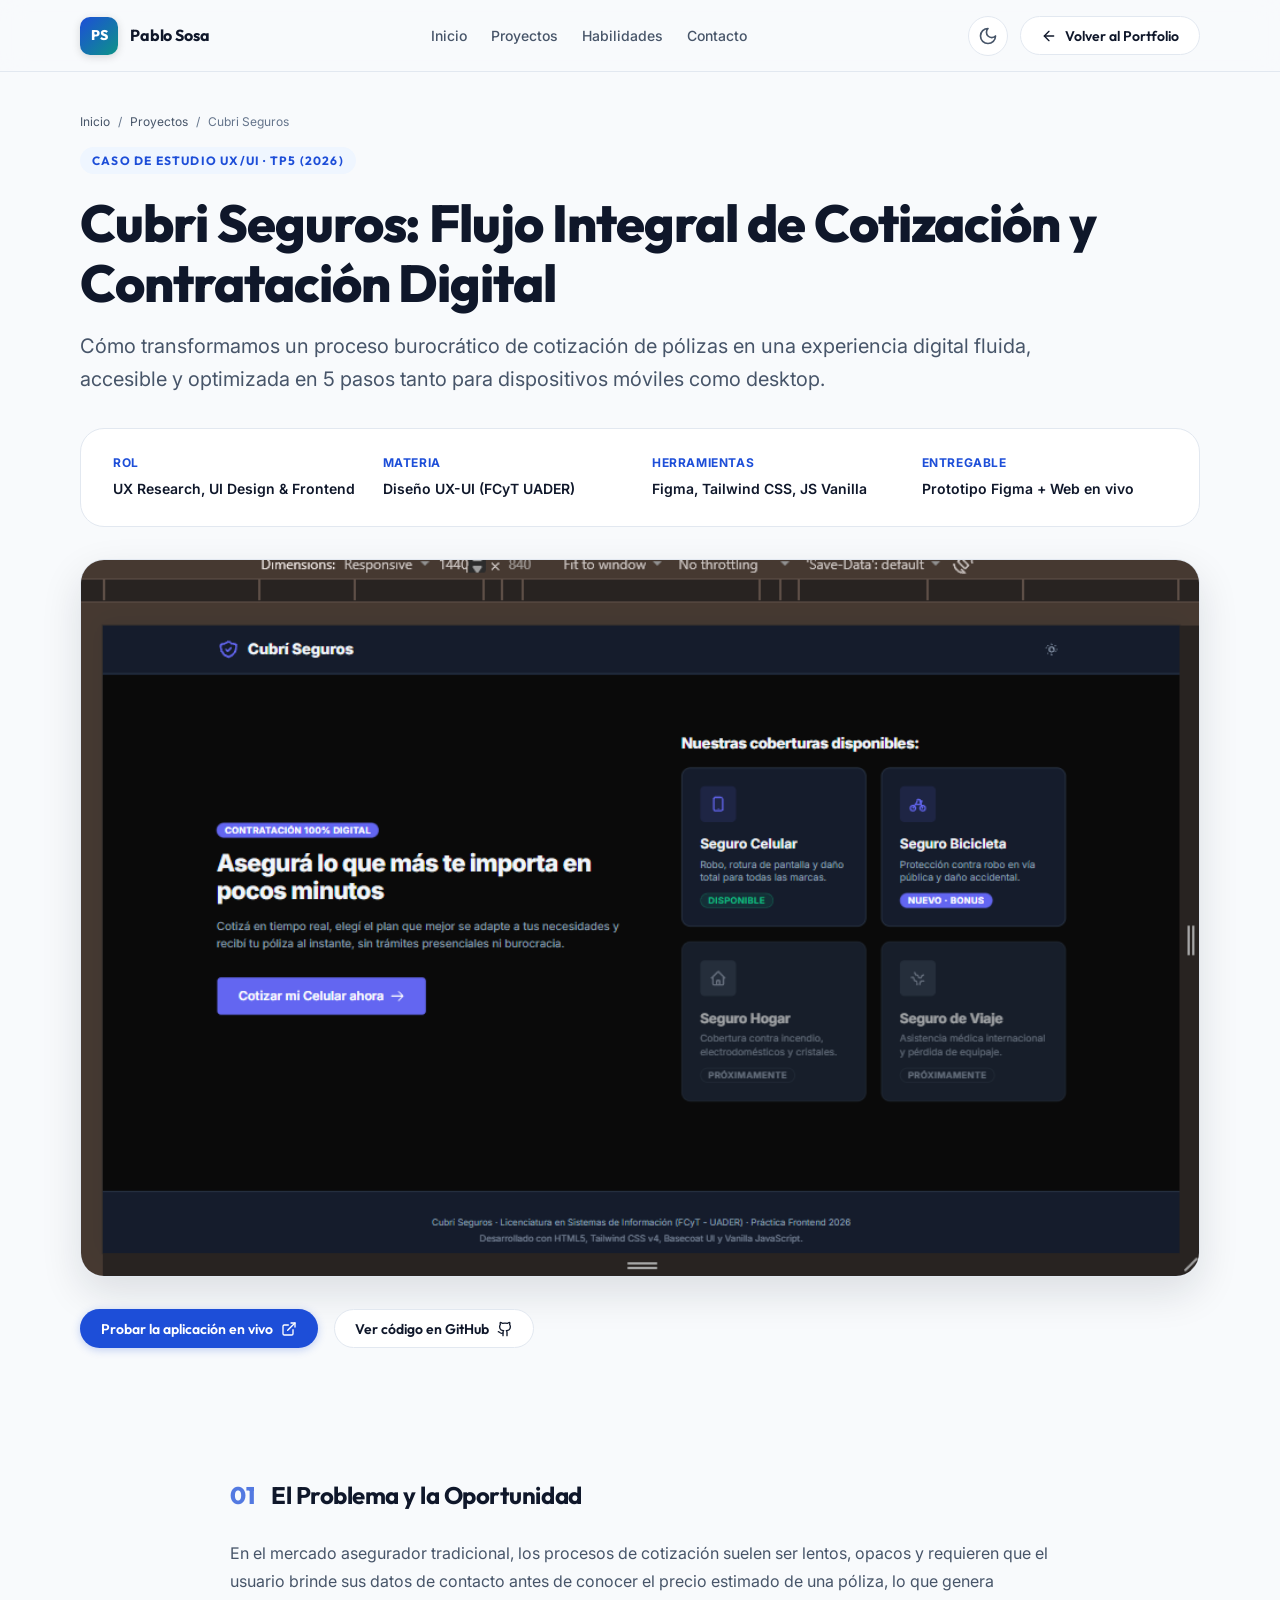
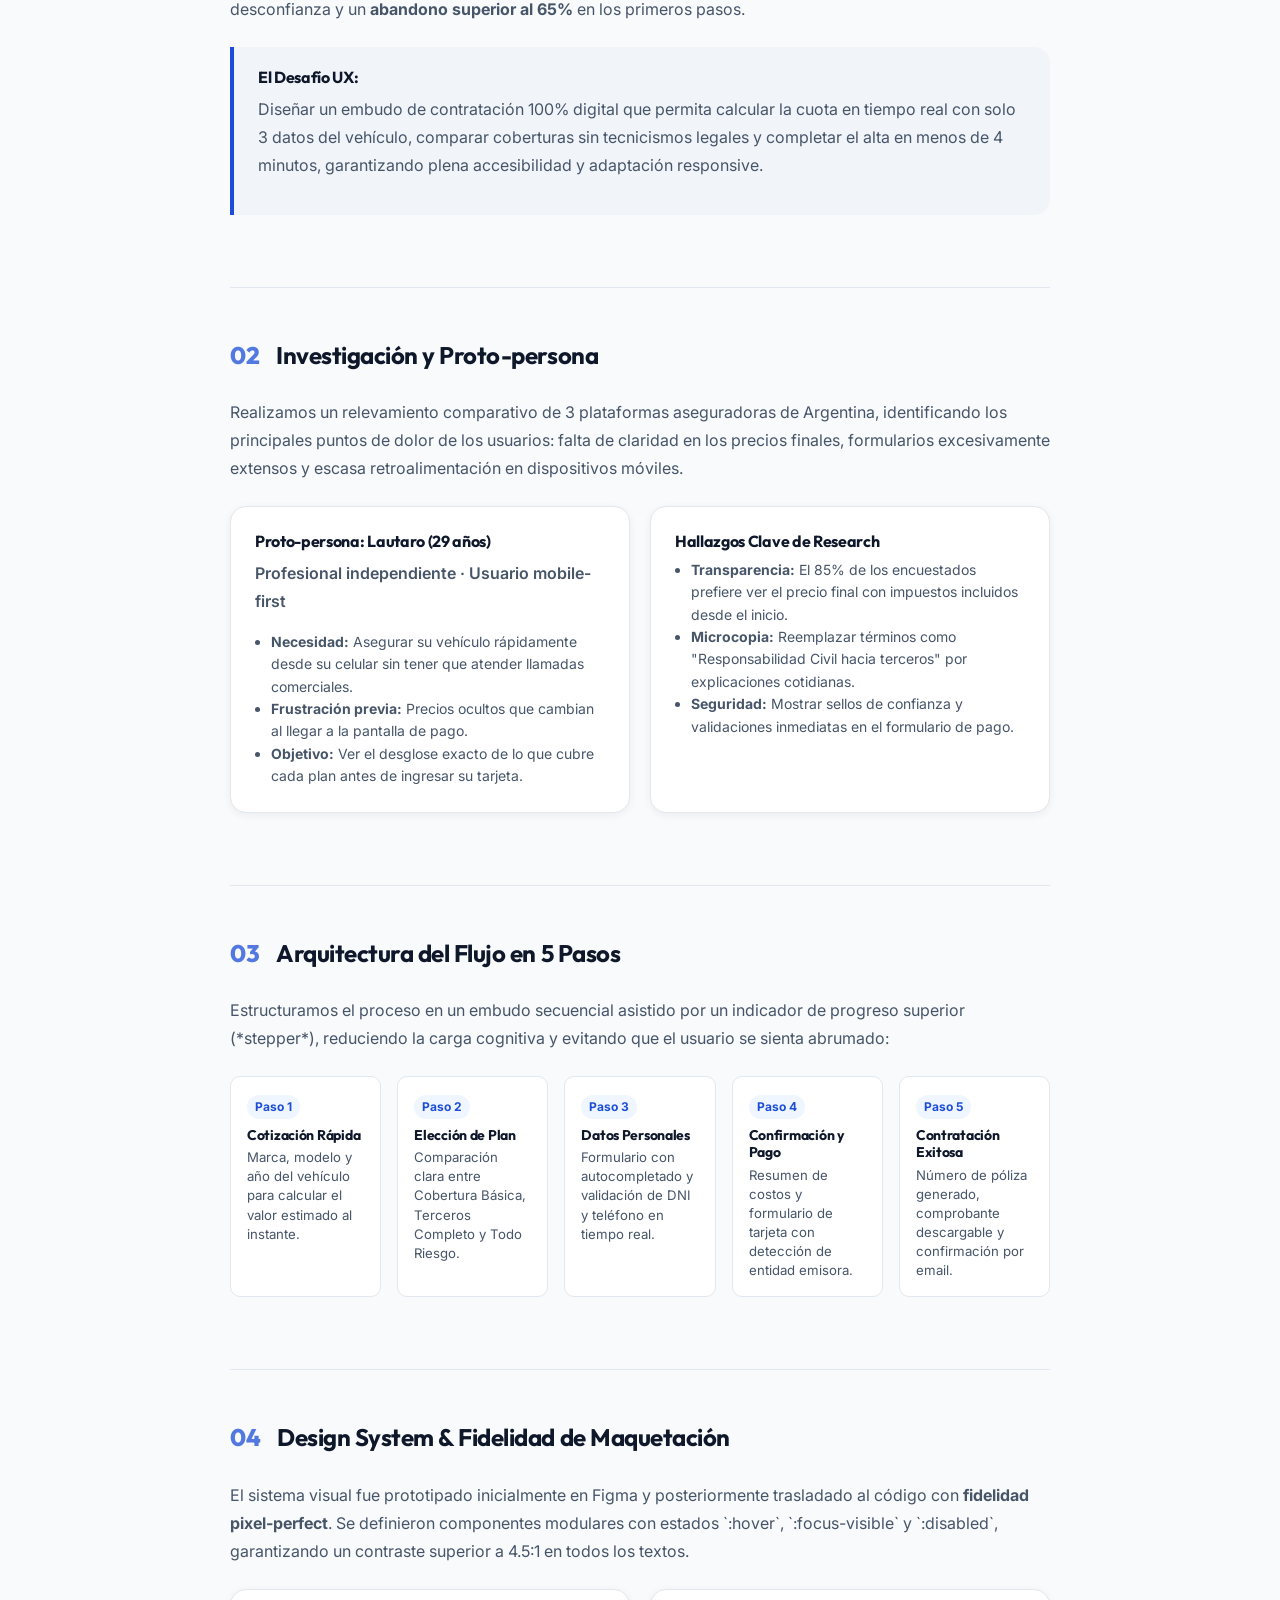
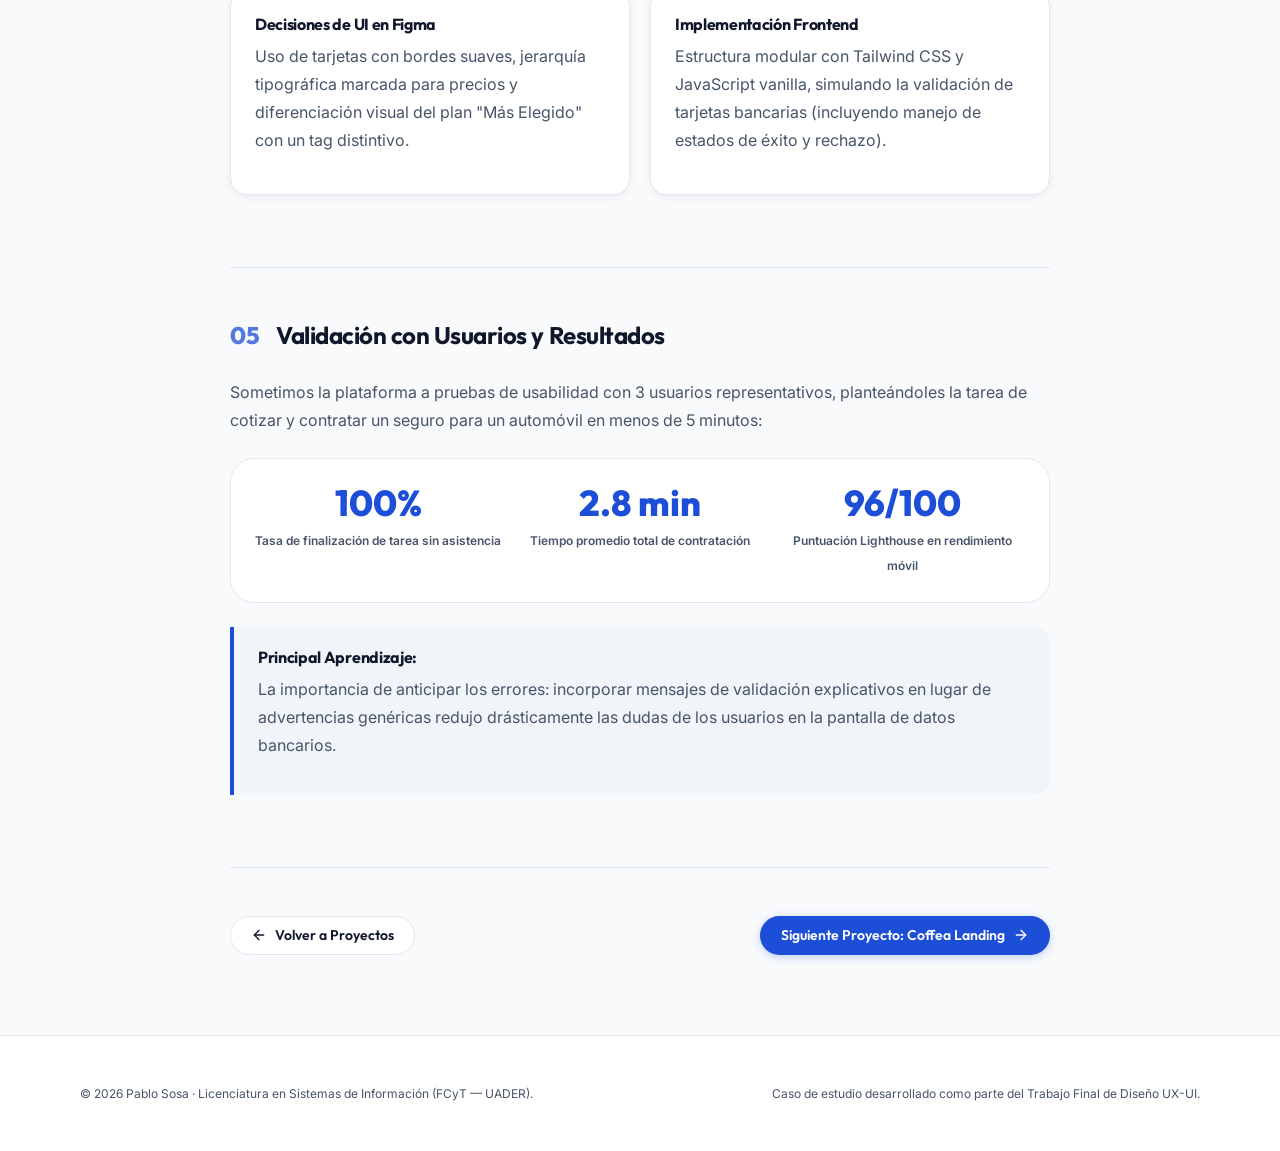
<file: case-study.html>
<!DOCTYPE html>
<html lang="es">
<head>
  <meta charset="UTF-8">
  <meta name="viewport" content="width=device-width, initial-scale=1.0">
  <title>Caso de Estudio: Cubri Seguros | Pablo Sosa — UX/UI</title>
  <meta name="description" content="Caso de estudio metodológico de UX/UI para Cubri Seguros por Pablo Sosa. Investigación de usuarios, benchmark, prototipado en Figma y desarrollo frontend accesible.">
  <meta name="author" content="Pablo Sosa">
  <meta name="theme-color" content="#1D4ED8">

  <!-- Open Graph -->
  <meta property="og:type" content="article">
  <meta property="og:title" content="Caso de Estudio: Cubri Seguros — UX/UI & Frontend">
  <meta property="og:description" content="Diseño integral de experiencia de usuario y desarrollo frontend para la cotización y contratación digital de seguros.">
  <meta property="og:image" content="assets/images/project-cubri.png">
  <meta property="og:url" content="https://pablososa388.github.io/portfolio-pablo-sosa/case-study.html">

  <!-- Favicon Vectorial -->
  <link rel="icon" type="image/svg+xml" href="assets/images/favicon.svg">

  <!-- Tipografías de Google Fonts -->
  <link rel="preconnect" href="https://fonts.googleapis.com">
  <link rel="preconnect" href="https://fonts.gstatic.com" crossorigin>
  <link href="https://fonts.googleapis.com/css2?family=Inter:wght@400;500;600;700&family=Outfit:wght@500;600;700;800&display=swap" rel="stylesheet">

  <!-- Estilos CSS del Design System -->
  <link rel="stylesheet" href="assets/css/style.css">
</head>
<body>
  <!-- Enlace accesible de salto -->
  <a href="#main-content" class="skip-link">Saltar al contenido principal</a>

  <!-- Header Sticky Compartido -->
  <header id="header" class="site-header" role="banner">
    <div class="container header-container">
      <a href="index.html#hero" class="brand-logo" aria-label="Pablo Sosa - Volver al inicio">
        <span class="brand-monogram">PS</span>
        <span class="brand-name">Pablo Sosa</span>
      </a>

      <!-- Navegación con retorno directo -->
      <nav class="main-nav" aria-label="Navegación del caso de estudio">
        <ul class="nav-list">
          <li class="nav-item"><a href="index.html#hero" class="nav-link">Inicio</a></li>
          <li class="nav-item"><a href="index.html#proyectos" class="nav-link">Proyectos</a></li>
          <li class="nav-item"><a href="index.html#skills" class="nav-link">Habilidades</a></li>
          <li class="nav-item"><a href="index.html#contacto" class="nav-link">Contacto</a></li>
        </ul>
      </nav>

      <div class="header-actions">
        <!-- Toggle Modo Claro / Oscuro -->
        <button id="theme-toggle" class="btn-icon theme-toggle" type="button" aria-label="Cambiar a modo oscuro" title="Cambiar tema">
          <svg class="sun-icon" xmlns="http://www.w3.org/2000/svg" width="20" height="20" viewBox="0 0 24 24" fill="none" stroke="currentColor" stroke-width="2" stroke-linecap="round" stroke-linejoin="round" aria-hidden="true">
            <circle cx="12" cy="12" r="4"></circle>
            <path d="M12 2v2"></path>
            <path d="M12 20v2"></path>
            <path d="m4.93 4.93 1.41 1.41"></path>
            <path d="m17.66 17.66 1.41 1.41"></path>
            <path d="M2 12h2"></path>
            <path d="M20 12h2"></path>
            <path d="m6.34 17.66-1.41 1.41"></path>
            <path d="m19.07 4.93-1.41 1.41"></path>
          </svg>
          <svg class="moon-icon" xmlns="http://www.w3.org/2000/svg" width="20" height="20" viewBox="0 0 24 24" fill="none" stroke="currentColor" stroke-width="2" stroke-linecap="round" stroke-linejoin="round" aria-hidden="true">
            <path d="M12 3a6 6 0 0 0 9 9 9 9 0 1 1-9-9Z"></path>
          </svg>
        </button>

        <!-- Botón Volver al Portfolio -->
        <a href="index.html#proyectos" class="btn btn-secondary header-cta">
          <svg xmlns="http://www.w3.org/2000/svg" width="16" height="16" viewBox="0 0 24 24" fill="none" stroke="currentColor" stroke-width="2" stroke-linecap="round" stroke-linejoin="round" aria-hidden="true">
            <line x1="19" y1="12" x2="5" y2="12"></line>
            <polyline points="12 19 5 12 12 5"></polyline>
          </svg>
          <span>Volver al Portfolio</span>
        </a>
      </div>
    </div>
  </header>

  <!-- Contenido Principal del Caso de Estudio -->
  <main id="main-content" class="case-study-main" role="main">
    <article class="case-study-article">
      <!-- 1. HERO DEL CASO DE ESTUDIO -->
      <header class="cs-hero">
        <div class="container">
          <!-- Breadcrumb accesible -->
          <nav class="cs-breadcrumb" aria-label="Ruta de navegación">
            <ol>
              <li><a href="index.html">Inicio</a></li>
              <li aria-hidden="true">/</li>
              <li><a href="index.html#proyectos">Proyectos</a></li>
              <li aria-hidden="true">/</li>
              <li aria-current="page">Cubri Seguros</li>
            </ol>
          </nav>

          <span class="section-tag">Caso de Estudio UX/UI · TP5 (2026)</span>
          <h1 class="cs-title">Cubri Seguros: Flujo Integral de Cotización y Contratación Digital</h1>
          <p class="cs-subtitle">
            Cómo transformamos un proceso burocrático de cotización de pólizas en una experiencia digital fluida, accesible y optimizada en 5 pasos tanto para dispositivos móviles como desktop.
          </p>

          <!-- Ficha Técnica del Proyecto -->
          <div class="cs-meta-grid">
            <div class="cs-meta-item">
              <span class="cs-meta-label">Rol</span>
              <span class="cs-meta-value">UX Research, UI Design & Frontend</span>
            </div>
            <div class="cs-meta-item">
              <span class="cs-meta-label">Materia</span>
              <span class="cs-meta-value">Diseño UX-UI (FCyT UADER)</span>
            </div>
            <div class="cs-meta-item">
              <span class="cs-meta-label">Herramientas</span>
              <span class="cs-meta-value">Figma, Tailwind CSS, JS Vanilla</span>
            </div>
            <div class="cs-meta-item">
              <span class="cs-meta-label">Entregable</span>
              <span class="cs-meta-value">Prototipo Figma + Web en vivo</span>
            </div>
          </div>

          <!-- Imagen Principal / Portada -->
          <div class="cs-cover-wrapper">
            <img src="assets/images/project-cubri.png" alt="Pantalla inicial del flujo de cotización de Cubri Seguros" class="cs-cover-img" width="1200" height="630">
          </div>

          <!-- CTAs de Acceso Rápido -->
          <div class="cs-hero-actions">
            <a href="https://pablososa388.github.io/UX-UI_TPS/" target="_blank" rel="noopener noreferrer" class="btn btn-primary">
              <span>Probar la aplicación en vivo</span>
              <svg xmlns="http://www.w3.org/2000/svg" width="16" height="16" viewBox="0 0 24 24" fill="none" stroke="currentColor" stroke-width="2" stroke-linecap="round" stroke-linejoin="round" aria-hidden="true">
                <path d="M18 13v6a2 2 0 0 1-2 2H5a2 2 0 0 1-2-2V8a2 2 0 0 1 2-2h6"></path>
                <polyline points="15 3 21 3 21 9"></polyline>
                <line x1="10" x2="21" y1="14" y2="3"></line>
              </svg>
            </a>
            <a href="https://github.com/pablososa388/UX-UI_TPS" target="_blank" rel="noopener noreferrer" class="btn btn-secondary">
              <span>Ver código en GitHub</span>
              <svg xmlns="http://www.w3.org/2000/svg" width="16" height="16" viewBox="0 0 24 24" fill="none" stroke="currentColor" stroke-width="2" stroke-linecap="round" stroke-linejoin="round" aria-hidden="true">
                <path d="M15 22v-4a4.8 4.8 0 0 0-1-3.5c3 0 6-2 6-5.5.08-1.25-.27-2.48-1-3.5.28-1.15.28-2.35 0-3.5 0 0-1 0-3 1.5-2.64-.5-5.36-.5-8 0C6 2 5 2 5 2c-.3 1.15-.3 2.35 0 3.5A5.403 5.403 0 0 0 4 9c0 3.5 3 5.5 6 5.5-.39.49-.68 1.05-.85 1.65-.17.6-.22 1.23-.15 1.85v4"></path>
                <path d="M9 18c-4.51 2-5-2-7-2"></path>
              </svg>
            </a>
          </div>
        </div>
      </header>

      <!-- 2. CONTENIDO METODOLÓGICO DEL CASO DE ESTUDIO -->
      <div class="container cs-body-container">
        <!-- SECCIÓN: PROBLEMA -->
        <section class="cs-section" aria-labelledby="cs-problem-title">
          <div class="cs-section-header">
            <span class="cs-step-num">01</span>
            <h2 id="cs-problem-title" class="cs-section-title">El Problema y la Oportunidad</h2>
          </div>
          <div class="cs-prose">
            <p>
              En el mercado asegurador tradicional, los procesos de cotización suelen ser lentos, opacos y requieren que el usuario brinde sus datos de contacto antes de conocer el precio estimado de una póliza, lo que genera desconfianza y un <strong>abandono superior al 65%</strong> en los primeros pasos.
            </p>
            <div class="cs-highlight-box">
              <h3>El Desafío UX:</h3>
              <p>
                Diseñar un embudo de contratación 100% digital que permita calcular la cuota en tiempo real con solo 3 datos del vehículo, comparar coberturas sin tecnicismos legales y completar el alta en menos de 4 minutos, garantizando plena accesibilidad y adaptación responsive.
              </p>
            </div>
          </div>
        </section>

        <!-- SECCIÓN: RESEARCH & BENCHMARK -->
        <section class="cs-section" aria-labelledby="cs-research-title">
          <div class="cs-section-header">
            <span class="cs-step-num">02</span>
            <h2 id="cs-research-title" class="cs-section-title">Investigación y Proto-persona</h2>
          </div>
          <div class="cs-prose">
            <p>
              Realizamos un relevamiento comparativo de 3 plataformas aseguradoras de Argentina, identificando los principales puntos de dolor de los usuarios: falta de claridad en los precios finales, formularios excesivamente extensos y escasa retroalimentación en dispositivos móviles.
            </p>

            <div class="cs-cards-row">
              <article class="cs-card">
                <h3 class="cs-card-title">Proto-persona: Lautaro (29 años)</h3>
                <p class="cs-card-role">Profesional independiente · Usuario mobile-first</p>
                <ul class="cs-card-list">
                  <li><strong>Necesidad:</strong> Asegurar su vehículo rápidamente desde su celular sin tener que atender llamadas comerciales.</li>
                  <li><strong>Frustración previa:</strong> Precios ocultos que cambian al llegar a la pantalla de pago.</li>
                  <li><strong>Objetivo:</strong> Ver el desglose exacto de lo que cubre cada plan antes de ingresar su tarjeta.</li>
                </ul>
              </article>
              <article class="cs-card">
                <h3 class="cs-card-title">Hallazgos Clave de Research</h3>
                <ul class="cs-card-list">
                  <li><strong>Transparencia:</strong> El 85% de los encuestados prefiere ver el precio final con impuestos incluidos desde el inicio.</li>
                  <li><strong>Microcopia:</strong> Reemplazar términos como "Responsabilidad Civil hacia terceros" por explicaciones cotidianas.</li>
                  <li><strong>Seguridad:</strong> Mostrar sellos de confianza y validaciones inmediatas en el formulario de pago.</li>
                </ul>
              </article>
            </div>
          </div>
        </section>

        <!-- SECCIÓN: ARQUITECTURA DEL FLUJO -->
        <section class="cs-section" aria-labelledby="cs-flow-title">
          <div class="cs-section-header">
            <span class="cs-step-num">03</span>
            <h2 id="cs-flow-title" class="cs-section-title">Arquitectura del Flujo en 5 Pasos</h2>
          </div>
          <div class="cs-prose">
            <p>
              Estructuramos el proceso en un embudo secuencial asistido por un indicador de progreso superior (*stepper*), reduciendo la carga cognitiva y evitando que el usuario se sienta abrumado:
            </p>

            <ol class="cs-steps-pipeline" aria-label="Flujo de contratación en 5 pasos">
              <li class="cs-pipeline-step">
                <span class="cs-step-badge">Paso 1</span>
                <h4>Cotización Rápida</h4>
                <p>Marca, modelo y año del vehículo para calcular el valor estimado al instante.</p>
              </li>
              <li class="cs-pipeline-step">
                <span class="cs-step-badge">Paso 2</span>
                <h4>Elección de Plan</h4>
                <p>Comparación clara entre Cobertura Básica, Terceros Completo y Todo Riesgo.</p>
              </li>
              <li class="cs-pipeline-step">
                <span class="cs-step-badge">Paso 3</span>
                <h4>Datos Personales</h4>
                <p>Formulario con autocompletado y validación de DNI y teléfono en tiempo real.</p>
              </li>
              <li class="cs-pipeline-step">
                <span class="cs-step-badge">Paso 4</span>
                <h4>Confirmación y Pago</h4>
                <p>Resumen de costos y formulario de tarjeta con detección de entidad emisora.</p>
              </li>
              <li class="cs-pipeline-step">
                <span class="cs-step-badge">Paso 5</span>
                <h4>Contratación Exitosa</h4>
                <p>Número de póliza generado, comprobante descargable y confirmación por email.</p>
              </li>
            </ol>
          </div>
        </section>

        <!-- SECCIÓN: PROTOTIPADO & DESIGN SYSTEM -->
        <section class="cs-section" aria-labelledby="cs-design-title">
          <div class="cs-section-header">
            <span class="cs-step-num">04</span>
            <h2 id="cs-design-title" class="cs-section-title">Design System & Fidelidad de Maquetación</h2>
          </div>
          <div class="cs-prose">
            <p>
              El sistema visual fue prototipado inicialmente en Figma y posteriormente trasladado al código con <strong>fidelidad pixel-perfect</strong>. Se definieron componentes modulares con estados `:hover`, `:focus-visible` y `:disabled`, garantizando un contraste superior a 4.5:1 en todos los textos.
            </p>

            <div class="cs-cards-row">
              <div class="cs-card">
                <h3 class="cs-card-title">Decisiones de UI en Figma</h3>
                <p>Uso de tarjetas con bordes suaves, jerarquía tipográfica marcada para precios y diferenciación visual del plan "Más Elegido" con un tag distintivo.</p>
              </div>
              <div class="cs-card">
                <h3 class="cs-card-title">Implementación Frontend</h3>
                <p>Estructura modular con Tailwind CSS y JavaScript vanilla, simulando la validación de tarjetas bancarias (incluyendo manejo de estados de éxito y rechazo).</p>
              </div>
            </div>
          </div>
        </section>

        <!-- SECCIÓN: RESULTADOS & APRENDIZAJES -->
        <section class="cs-section" aria-labelledby="cs-results-title">
          <div class="cs-section-header">
            <span class="cs-step-num">05</span>
            <h2 id="cs-results-title" class="cs-section-title">Validación con Usuarios y Resultados</h2>
          </div>
          <div class="cs-prose">
            <p>
              Sometimos la plataforma a pruebas de usabilidad con 3 usuarios representativos, planteándoles la tarea de cotizar y contratar un seguro para un automóvil en menos de 5 minutos:
            </p>

            <div class="cs-metrics-banner">
              <div class="cs-metric-col">
                <span class="cs-metric-val">100%</span>
                <span class="cs-metric-text">Tasa de finalización de tarea sin asistencia</span>
              </div>
              <div class="cs-metric-col">
                <span class="cs-metric-val">2.8 min</span>
                <span class="cs-metric-text">Tiempo promedio total de contratación</span>
              </div>
              <div class="cs-metric-col">
                <span class="cs-metric-val">96/100</span>
                <span class="cs-metric-text">Puntuación Lighthouse en rendimiento móvil</span>
              </div>
            </div>

            <div class="cs-highlight-box">
              <h3>Principal Aprendizaje:</h3>
              <p>
                La importancia de anticipar los errores: incorporar mensajes de validación explicativos en lugar de advertencias genéricas redujo drásticamente las dudas de los usuarios en la pantalla de datos bancarios.
              </p>
            </div>
          </div>
        </section>

        <!-- NAVEGACIÓN ENTRE PROYECTOS (Requisito Opcional) -->
        <nav class="cs-project-nav" aria-label="Navegación entre proyectos">
          <a href="index.html#proyectos" class="btn btn-secondary">
            <svg xmlns="http://www.w3.org/2000/svg" width="16" height="16" viewBox="0 0 24 24" fill="none" stroke="currentColor" stroke-width="2" stroke-linecap="round" stroke-linejoin="round" aria-hidden="true">
              <line x1="19" y1="12" x2="5" y2="12"></line>
              <polyline points="12 19 5 12 12 5"></polyline>
            </svg>
            <span>Volver a Proyectos</span>
          </a>

          <a href="https://bejewelled-capybara-280524.netlify.app/#dessert-card-4" target="_blank" rel="noopener noreferrer" class="btn btn-primary">
            <span>Siguiente Proyecto: Coffea Landing</span>
            <svg xmlns="http://www.w3.org/2000/svg" width="16" height="16" viewBox="0 0 24 24" fill="none" stroke="currentColor" stroke-width="2" stroke-linecap="round" stroke-linejoin="round" aria-hidden="true">
              <line x1="5" y1="12" x2="19" y2="12"></line>
              <polyline points="12 5 19 12 12 19"></polyline>
            </svg>
          </a>
        </nav>
      </div>
    </article>
  </main>

  <!-- Footer Compartido -->
  <footer class="site-footer" role="contentinfo">
    <div class="container footer-container">
      <div class="footer-bottom">
        <p class="footer-copyright">
          © 2026 Pablo Sosa · Licenciatura en Sistemas de Información (FCyT — UADER).
        </p>
        <p class="footer-credits">
          Caso de estudio desarrollado como parte del Trabajo Final de Diseño UX-UI.
        </p>
      </div>
    </div>
  </footer>

  <!-- Script Principal -->
  <script src="assets/js/main.js" defer></script>
</body>
</html>
</file>
<file: assets/css/style.css>
/* ==========================================================================
   PORTFOLIO WEB PERSONAL - PABLO SOSA
   Design System, CSS Variables, Tokens & Base Styles
   Cátedra: Diseño UX-UI (FCyT UADER)
   ========================================================================== */

/* --------------------------------------------------------------------------
   1. VARIABLES & DESIGN TOKENS
   -------------------------------------------------------------------------- */
:root {
  /* Escala de Espaciado (múltiplos de 4px y 8px) */
  --space-1: 0.25rem;  /* 4px */
  --space-2: 0.5rem;   /* 8px */
  --space-3: 0.75rem;  /* 12px */
  --space-4: 1rem;     /* 16px */
  --space-5: 1.25rem;  /* 20px */
  --space-6: 1.5rem;   /* 24px */
  --space-8: 2rem;     /* 32px */
  --space-10: 2.5rem;  /* 40px */
  --space-12: 3rem;    /* 48px */
  --space-16: 4rem;    /* 64px */
  --space-20: 5rem;    /* 80px */
  --space-24: 6rem;    /* 96px */

  /* Tipografías */
  --font-heading: 'Outfit', -apple-system, BlinkMacSystemFont, 'Segoe UI', Roboto, sans-serif;
  --font-body: 'Inter', -apple-system, BlinkMacSystemFont, 'Segoe UI', Roboto, sans-serif;

  /* Escala Tipográfica (Mobile-first) */
  --text-xs: 0.75rem;    /* 12px */
  --text-sm: 0.875rem;   /* 14px */
  --text-base: 1rem;     /* 16px */
  --text-lg: 1.125rem;   /* 18px */
  --text-xl: 1.25rem;    /* 20px */
  --text-2xl: 1.5rem;    /* 24px */
  --text-3xl: 1.875rem;  /* 30px */
  --text-4xl: 2.25rem;   /* 36px */
  --text-5xl: 3rem;      /* 48px */

  /* Radios de borde */
  --radius-sm: 6px;
  --radius-md: 10px;
  --radius-lg: 16px;
  --radius-xl: 24px;
  --radius-full: 9999px;

  /* Transiciones y Sombras */
  --transition-fast: 150ms ease;
  --transition-base: 250ms cubic-bezier(0.16, 1, 0.3, 1);
  --header-height: 4.5rem;

  /* PALETA MODO CLARO (Default) - Contraste WCAG 2.2 AA validado */
  --color-bg: #F8FAFC;
  --color-surface: #FFFFFF;
  --color-surface-hover: #F1F5F9;
  --color-surface-subtle: #F1F5F9;
  --color-text-main: #0F172A;       /* Slate 900 - Contraste > 13:1 */
  --color-text-muted: #475569;      /* Slate 600 - Contraste > 5.5:1 */
  --color-text-subtle: #64748B;
  --color-border: #E2E8F0;
  --color-border-subtle: #CBD5E1;
  --color-primary: #1D4ED8;         /* Blue 700 - Contraste > 6.5:1 */
  --color-primary-hover: #1E40AF;
  --color-primary-light: #EFF6FF;
  --color-accent: #0D9488;          /* Teal 600 */
  --color-accent-subtle: #CCFBF1;
  --color-card-border: #E2E8F0;
  --color-shadow: rgba(15, 23, 42, 0.06);
  --color-shadow-lg: rgba(15, 23, 42, 0.12);
  --color-focus: #2563EB;
  --color-badge-bg: #DCFCE7;
  --color-badge-text: #166534;
  --color-badge-dot: #22C55E;
}

/* PALETA MODO OSCURO (Activada vía atributo data-theme="dark" o media query) */
[data-theme="dark"] {
  --color-bg: #0B0F19;
  --color-surface: #131B2E;
  --color-surface-hover: #1E293B;
  --color-surface-subtle: #0F172A;
  --color-text-main: #F8FAFC;       /* Slate 50 - Contraste > 14:1 */
  --color-text-muted: #94A3B8;      /* Slate 400 - Contraste > 5:1 */
  --color-text-subtle: #64748B;
  --color-border: #1E293B;
  --color-border-subtle: #334155;
  --color-primary: #38BDF8;         /* Sky 400 */
  --color-primary-hover: #7DD3FC;
  --color-primary-light: rgba(56, 189, 248, 0.12);
  --color-accent: #2DD4BF;          /* Teal 400 */
  --color-accent-subtle: rgba(45, 212, 191, 0.15);
  --color-card-border: #1E293B;
  --color-shadow: rgba(0, 0, 0, 0.35);
  --color-shadow-lg: rgba(0, 0, 0, 0.6);
  --color-focus: #38BDF8;
  --color-badge-bg: rgba(34, 197, 94, 0.15);
  --color-badge-text: #86EFAC;
  --color-badge-dot: #4ADE80;
}

@media (prefers-color-scheme: dark) {
  :root:not([data-theme="light"]) {
    --color-bg: #0B0F19;
    --color-surface: #131B2E;
    --color-surface-hover: #1E293B;
    --color-surface-subtle: #0F172A;
    --color-text-main: #F8FAFC;
    --color-text-muted: #94A3B8;
    --color-text-subtle: #64748B;
    --color-border: #1E293B;
    --color-border-subtle: #334155;
    --color-primary: #38BDF8;
    --color-primary-hover: #7DD3FC;
    --color-primary-light: rgba(56, 189, 248, 0.12);
    --color-accent: #2DD4BF;
    --color-accent-subtle: rgba(45, 212, 191, 0.15);
    --color-card-border: #1E293B;
    --color-shadow: rgba(0, 0, 0, 0.35);
    --color-shadow-lg: rgba(0, 0, 0, 0.6);
    --color-focus: #38BDF8;
    --color-badge-bg: rgba(34, 197, 94, 0.15);
    --color-badge-text: #86EFAC;
    --color-badge-dot: #4ADE80;
  }
}

/* --------------------------------------------------------------------------
   2. RESET MODERNO & CONFIGURACIÓN GLOBAL
   -------------------------------------------------------------------------- */
*, *::before, *::after {
  box-sizing: border-box;
  margin: 0;
  padding: 0;
}

html {
  font-family: var(--font-body);
  font-size: 16px;
  line-height: 1.6;
  color: var(--color-text-main);
  background-color: var(--color-bg);
  scroll-behavior: smooth;
  -webkit-text-size-adjust: 100%;
}

body {
  min-height: 100vh;
  display: flex;
  flex-direction: column;
  overflow-x: hidden;
  transition: background-color var(--transition-base), color var(--transition-base);
}

/* Evitar que el header sticky tape los títulos al navegar por anclas */
section[id], article[id] {
  scroll-margin-top: calc(var(--header-height) + 1.5rem);
}

/* --------------------------------------------------------------------------
   3. ACCESIBILIDAD & FOCO VISIBLE (WCAG 2.2 AA)
   -------------------------------------------------------------------------- */
.skip-link {
  position: absolute;
  top: -100px;
  left: var(--space-4);
  background: var(--color-primary);
  color: #FFFFFF;
  padding: var(--space-3) var(--space-6);
  border-radius: var(--radius-md);
  font-weight: 600;
  z-index: 9999;
  text-decoration: none;
  box-shadow: 0 4px 12px var(--color-shadow-lg);
  transition: top var(--transition-fast);
}

.skip-link:focus {
  top: var(--space-4);
  outline: 3px solid var(--color-focus);
  outline-offset: 3px;
}

:focus-visible {
  outline: 3px solid var(--color-focus);
  outline-offset: 3px;
}

/* Respeto estricto a preferencia de reducción de movimiento */
@media (prefers-reduced-motion: reduce) {
  html {
    scroll-behavior: auto !important;
  }
  *, *::before, *::after {
    animation-duration: 0.01ms !important;
    animation-iteration-count: 1 !important;
    transition-duration: 0.01ms !important;
    scroll-behavior: auto !important;
  }
}

/* --------------------------------------------------------------------------
   4. TIPOGRAFÍA & CONTENEDORES
   -------------------------------------------------------------------------- */
h1, h2, h3, h4 {
  font-family: var(--font-heading);
  color: var(--color-text-main);
  line-height: 1.25;
  font-weight: 700;
  letter-spacing: -0.02em;
}

h1 { font-size: var(--text-3xl); }
h2 { font-size: var(--text-2xl); }
h3 { font-size: var(--text-xl); }
h4 { font-size: var(--text-lg); }

p {
  color: var(--color-text-muted);
  margin-bottom: var(--space-4);
}

a {
  color: var(--color-primary);
  text-decoration: none;
  transition: color var(--transition-fast);
}

img, svg {
  display: block;
  max-width: 100%;
  height: auto;
}

ul, ol {
  list-style: none;
}

.container {
  width: 100%;
  max-width: 1200px;
  margin-inline: auto;
  padding-inline: var(--space-5);
}

/* Clases utilitarias de texto y badges */
.section-tag {
  display: inline-block;
  font-family: var(--font-heading);
  font-size: var(--text-xs);
  font-weight: 700;
  text-transform: uppercase;
  letter-spacing: 0.1em;
  color: var(--color-primary);
  background-color: var(--color-primary-light);
  padding: var(--space-1) var(--space-3);
  border-radius: var(--radius-full);
  margin-bottom: var(--space-2);
}

.section-title {
  font-size: var(--text-3xl);
  margin-bottom: var(--space-2);
}

.section-desc {
  font-size: var(--text-base);
  max-width: 60ch;
  margin-bottom: var(--space-8);
}

/* Breakpoints Responsivos */
@media (min-width: 768px) {
  :root {
    --text-3xl: 2.25rem;
    --text-4xl: 2.75rem;
    --text-5xl: 3.5rem;
  }
  .container {
    padding-inline: var(--space-8);
  }
}

@media (min-width: 1280px) {
  :root {
    --text-5xl: 4rem;
  }
  .container {
    padding-inline: var(--space-10);
  }
}

/* --------------------------------------------------------------------------
   5. BOTONES & COMPONENTES BASE
   -------------------------------------------------------------------------- */
.btn {
  display: inline-flex;
  align-items: center;
  justify-content: center;
  gap: var(--space-2);
  padding: 0.65rem 1.25rem;
  font-family: var(--font-heading);
  font-size: var(--text-sm);
  font-weight: 600;
  line-height: 1;
  border-radius: var(--radius-full);
  cursor: pointer;
  border: 1px solid transparent;
  transition: all var(--transition-fast);
  text-decoration: none;
  white-space: nowrap;
}

.btn:active {
  transform: translateY(1px);
}

.btn-primary {
  background-color: var(--color-primary);
  color: #FFFFFF !important;
  box-shadow: 0 2px 8px rgba(29, 78, 216, 0.25);
}

.btn-primary:hover {
  background-color: var(--color-primary-hover);
  box-shadow: 0 4px 14px rgba(29, 78, 216, 0.35);
  transform: translateY(-1px);
}

.btn-secondary {
  background-color: var(--color-surface);
  color: var(--color-text-main) !important;
  border-color: var(--color-border);
}

.btn-secondary:hover {
  background-color: var(--color-surface-hover);
  border-color: var(--color-border-subtle);
  transform: translateY(-1px);
}

.btn-icon {
  width: 40px;
  height: 40px;
  padding: 0;
  display: inline-flex;
  align-items: center;
  justify-content: center;
  border-radius: var(--radius-full);
  background-color: var(--color-surface);
  border: 1px solid var(--color-border);
  color: var(--color-text-muted);
  cursor: pointer;
  transition: all var(--transition-fast);
  flex-shrink: 0;
}

.btn-icon:hover {
  color: var(--color-primary);
  border-color: var(--color-primary);
  background-color: var(--color-primary-light);
  transform: translateY(-1px);
}

/* --------------------------------------------------------------------------
   6. HEADER & NAVEGACIÓN STICKY
   -------------------------------------------------------------------------- */
.site-header {
  position: sticky;
  top: 0;
  left: 0;
  width: 100%;
  height: var(--header-height);
  z-index: 1000;
  background-color: var(--color-bg);
  background-color: color-mix(in srgb, var(--color-bg) 85%, transparent);
  backdrop-filter: blur(12px);
  -webkit-backdrop-filter: blur(12px);
  border-bottom: 1px solid var(--color-border);
  transition: background-color var(--transition-base), border-color var(--transition-base), box-shadow var(--transition-base);
}

.site-header.is-scrolled {
  box-shadow: 0 4px 20px var(--color-shadow);
}

.header-container {
  display: flex;
  align-items: center;
  justify-content: space-between;
  height: 100%;
}

/* Monograma y Logotipo */
.brand-logo {
  display: inline-flex;
  align-items: center;
  gap: var(--space-3);
  text-decoration: none;
}

.brand-monogram {
  width: 38px;
  height: 38px;
  display: inline-flex;
  align-items: center;
  justify-content: center;
  background: linear-gradient(135deg, var(--color-primary), var(--color-accent));
  color: #FFFFFF;
  font-family: var(--font-heading);
  font-weight: 800;
  font-size: var(--text-sm);
  border-radius: var(--radius-md);
  box-shadow: 0 2px 8px rgba(0, 0, 0, 0.15);
  transition: transform var(--transition-fast);
}

.brand-logo:hover .brand-monogram {
  transform: scale(1.05);
}

.brand-name {
  font-family: var(--font-heading);
  font-size: var(--text-base);
  font-weight: 700;
  color: var(--color-text-main);
  letter-spacing: -0.01em;
}

/* Navegación Desktop */
.main-nav {
  display: none;
}

.nav-list {
  display: flex;
  align-items: center;
  gap: var(--space-6);
}

.nav-link {
  font-size: var(--text-sm);
  font-weight: 500;
  color: var(--color-text-muted);
  padding: var(--space-2) 0;
  position: relative;
  transition: color var(--transition-fast);
}

.nav-link::after {
  content: '';
  position: absolute;
  bottom: 0;
  left: 0;
  width: 0;
  height: 2px;
  background-color: var(--color-primary);
  border-radius: var(--radius-full);
  transition: width var(--transition-fast);
}

.nav-link:hover,
.nav-link:focus-visible {
  color: var(--color-primary);
}

.nav-link:hover::after,
.nav-link:focus-visible::after {
  width: 100%;
}

/* Acciones del Header */
.header-actions {
  display: flex;
  align-items: center;
  gap: var(--space-3);
}

/* Selector Modo Claro / Modo Oscuro */
.theme-toggle .sun-icon {
  display: none;
}
.theme-toggle .moon-icon {
  display: block;
}

[data-theme="dark"] .theme-toggle .sun-icon {
  display: block;
}
[data-theme="dark"] .theme-toggle .moon-icon {
  display: none;
}

@media (prefers-color-scheme: dark) {
  :root:not([data-theme="light"]) .theme-toggle .sun-icon {
    display: block;
  }
  :root:not([data-theme="light"]) .theme-toggle .moon-icon {
    display: none;
  }
}

/* Botón Hamburguesa Mobile */
.mobile-menu-btn {
  display: flex;
  flex-direction: column;
  justify-content: space-between;
  width: 40px;
  height: 40px;
  padding: 11px 9px;
  background-color: var(--color-surface);
  border: 1px solid var(--color-border);
  border-radius: var(--radius-md);
  cursor: pointer;
  transition: all var(--transition-fast);
}

.mobile-menu-btn:hover {
  background-color: var(--color-surface-hover);
  border-color: var(--color-border-subtle);
}

.hamburger-line {
  display: block;
  width: 100%;
  height: 2px;
  background-color: var(--color-text-main);
  border-radius: var(--radius-full);
  transition: transform var(--transition-fast), opacity var(--transition-fast);
}

/* Estado Activo Hamburguesa */
.mobile-menu-btn[aria-expanded="true"] .hamburger-line:nth-child(1) {
  transform: translateY(7px) rotate(45deg);
}
.mobile-menu-btn[aria-expanded="true"] .hamburger-line:nth-child(2) {
  opacity: 0;
}
.mobile-menu-btn[aria-expanded="true"] .hamburger-line:nth-child(3) {
  transform: translateY(-7px) rotate(-45deg);
}

/* Responsive: Mobile Drawer vs Desktop Nav */
@media (max-width: 767px) {
  .header-cta {
    display: none;
  }

  .main-nav {
    display: block;
    position: fixed;
    top: var(--header-height);
    left: 0;
    width: 100%;
    background-color: var(--color-surface);
    border-bottom: 1px solid var(--color-border);
    box-shadow: 0 10px 25px var(--color-shadow-lg);
    padding: var(--space-6) var(--space-5);
    opacity: 0;
    pointer-events: none;
    transform: translateY(-12px);
    transition: opacity var(--transition-base), transform var(--transition-base);
  }

  .main-nav.is-open {
    opacity: 1;
    pointer-events: auto;
    transform: translateY(0);
  }

  .nav-list {
    flex-direction: column;
    align-items: flex-start;
    gap: var(--space-4);
  }

  .nav-link {
    font-size: var(--text-lg);
    font-weight: 600;
    display: block;
    width: 100%;
    padding: var(--space-2) 0;
  }
}

@media (min-width: 768px) {
  .main-nav {
    display: block;
  }

  .mobile-menu-btn {
    display: none;
  }
}

/* --------------------------------------------------------------------------
   7. SECCIÓN 2: HERO
   -------------------------------------------------------------------------- */
.hero-section {
  padding-block: var(--space-12) var(--space-16);
  position: relative;
  overflow: hidden;
}

.hero-section::before {
  content: '';
  position: absolute;
  top: -10%;
  left: 50%;
  transform: translateX(-50%);
  width: 100%;
  max-width: 800px;
  height: 380px;
  background: radial-gradient(ellipse at center, rgba(37, 99, 235, 0.09) 0%, transparent 70%);
  pointer-events: none;
  z-index: -1;
}

[data-theme="dark"] .hero-section::before {
  background: radial-gradient(ellipse at center, rgba(56, 189, 248, 0.12) 0%, transparent 70%);
}

.hero-content {
  max-width: 820px;
}

/* Badges superiores */
.hero-meta-badges {
  display: flex;
  flex-wrap: wrap;
  align-items: center;
  gap: var(--space-3);
  margin-bottom: var(--space-5);
}

.status-badge {
  display: inline-flex;
  align-items: center;
  gap: var(--space-2);
  background-color: var(--color-badge-bg);
  color: var(--color-badge-text);
  font-size: var(--text-xs);
  font-weight: 600;
  padding: 0.35rem 0.85rem;
  border-radius: var(--radius-full);
  border: 1px solid rgba(34, 197, 94, 0.3);
}

.status-dot {
  width: 8px;
  height: 8px;
  border-radius: 50%;
  background-color: var(--color-badge-dot);
  box-shadow: 0 0 8px var(--color-badge-dot);
  animation: pulseDot 2s infinite ease-in-out;
}

@keyframes pulseDot {
  0%, 100% {
    transform: scale(1);
    opacity: 1;
  }
  50% {
    transform: scale(1.3);
    opacity: 0.7;
  }
}

.location-badge {
  display: inline-flex;
  align-items: center;
  gap: var(--space-2);
  background-color: var(--color-surface);
  color: var(--color-text-muted);
  font-size: var(--text-xs);
  font-weight: 500;
  padding: 0.35rem 0.85rem;
  border-radius: var(--radius-full);
  border: 1px solid var(--color-border);
}

.location-badge svg {
  color: var(--color-primary);
}

/* Tipografía del Hero */
.hero-title {
  font-size: clamp(2.4rem, 6vw, 4.25rem);
  font-weight: 800;
  letter-spacing: -0.03em;
  line-height: 1.1;
  margin-bottom: var(--space-3);
}

.hero-role {
  font-family: var(--font-heading);
  font-size: clamp(1.125rem, 2.5vw, 1.4rem);
  font-weight: 600;
  color: var(--color-primary);
  line-height: 1.35;
  margin-bottom: var(--space-4);
}

.hero-description {
  font-size: clamp(1rem, 2vw, 1.125rem);
  color: var(--color-text-muted);
  max-width: 65ch;
  line-height: 1.7;
  margin-bottom: var(--space-8);
}

/* CTAs del Hero */
.hero-actions {
  display: flex;
  flex-wrap: wrap;
  align-items: center;
  gap: var(--space-4);
}

.hero-btn {
  padding: 0.85rem 1.6rem;
  font-size: var(--text-base);
}

/* --------------------------------------------------------------------------
   8. SECCIÓN 3: MÉTRICAS / HIGHLIGHTS
   -------------------------------------------------------------------------- */
.metrics-section {
  padding-bottom: var(--space-16);
}

.metrics-grid {
  display: grid;
  grid-template-columns: 1fr;
  gap: var(--space-4);
}

.metric-card {
  background-color: var(--color-surface);
  border: 1px solid var(--color-card-border);
  border-radius: var(--radius-lg);
  padding: var(--space-6) var(--space-5);
  box-shadow: 0 2px 8px var(--color-shadow);
  transition: transform var(--transition-fast), border-color var(--transition-fast), box-shadow var(--transition-fast);
  position: relative;
}

.metric-card:hover {
  transform: translateY(-4px);
  border-color: var(--color-primary);
  box-shadow: 0 8px 24px var(--color-shadow-lg);
}

.metric-number {
  display: block;
  font-family: var(--font-heading);
  font-size: clamp(2rem, 4vw, 2.75rem);
  font-weight: 800;
  color: var(--color-primary);
  line-height: 1.1;
  margin-bottom: var(--space-2);
  letter-spacing: -0.02em;
}

.metric-label {
  font-size: var(--text-sm);
  color: var(--color-text-muted);
  font-weight: 500;
  line-height: 1.45;
  margin: 0;
}

@media (min-width: 640px) {
  .metrics-grid {
    grid-template-columns: repeat(2, 1fr);
  }
}

@media (min-width: 1024px) {
  .hero-section {
    padding-block: var(--space-20) var(--space-24);
  }

  .metrics-grid {
    grid-template-columns: repeat(4, 1fr);
    gap: var(--space-5);
  }
}

/* --------------------------------------------------------------------------
   9. SECCIÓN 4: SKILLS / HABILIDADES
   -------------------------------------------------------------------------- */
.skills-section {
  padding-block: var(--space-16);
  background-color: var(--color-surface-subtle);
  border-top: 1px solid var(--color-border);
  border-bottom: 1px solid var(--color-border);
  position: relative;
}

.section-header {
  margin-bottom: var(--space-10);
}

.skills-grid {
  display: grid;
  grid-template-columns: 1fr;
  gap: var(--space-6);
}

.skill-card {
  background-color: var(--color-surface);
  border: 1px solid var(--color-card-border);
  border-radius: var(--radius-xl);
  padding: var(--space-8) var(--space-6);
  display: flex;
  flex-direction: column;
  transition: transform var(--transition-fast), border-color var(--transition-fast), box-shadow var(--transition-fast);
}

.skill-card:hover {
  transform: translateY(-4px);
  border-color: var(--color-primary);
  box-shadow: 0 10px 28px var(--color-shadow-lg);
}

.skill-card-header {
  display: flex;
  align-items: center;
  gap: var(--space-4);
  margin-bottom: var(--space-4);
}

.skill-icon-box {
  width: 48px;
  height: 48px;
  border-radius: var(--radius-lg);
  background-color: var(--color-primary-light);
  color: var(--color-primary);
  display: flex;
  align-items: center;
  justify-content: center;
  flex-shrink: 0;
  transition: transform var(--transition-fast);
}

.skill-card:hover .skill-icon-box {
  transform: scale(1.08);
}

.skill-category-title {
  font-size: var(--text-xl);
  font-weight: 700;
  color: var(--color-text-main);
  margin: 0;
  line-height: 1.25;
}

.skill-category-desc {
  font-size: var(--text-sm);
  color: var(--color-text-muted);
  line-height: 1.6;
  margin-bottom: var(--space-6);
  flex-grow: 1;
}

.skill-chips-list {
  display: flex;
  flex-wrap: wrap;
  gap: var(--space-2);
  margin: 0;
  padding: 0;
  list-style: none;
}

.skill-chip {
  display: inline-flex;
  align-items: center;
  padding: 0.4rem 0.85rem;
  font-size: var(--text-xs);
  font-weight: 600;
  color: var(--color-text-main);
  background-color: var(--color-surface-hover);
  border: 1px solid var(--color-border);
  border-radius: var(--radius-md);
  transition: all var(--transition-fast);
  cursor: default;
  user-select: none;
}

.skill-chip:hover {
  background-color: var(--color-primary-light);
  color: var(--color-primary);
  border-color: var(--color-primary);
  transform: translateY(-2px);
  box-shadow: 0 2px 6px var(--color-shadow);
}

@media (min-width: 768px) {
  .skills-grid {
    grid-template-columns: repeat(2, 1fr);
    gap: var(--space-8);
  }

  .skill-card {
    padding: var(--space-8);
  }
}

/* --------------------------------------------------------------------------
   10. SECCIÓN 5: PROYECTOS
   -------------------------------------------------------------------------- */
.projects-section {
  padding-block: var(--space-16) var(--space-20);
}

.projects-grid {
  display: grid;
  grid-template-columns: 1fr;
  gap: var(--space-8);
}

.project-card {
  background-color: var(--color-surface);
  border: 1px solid var(--color-card-border);
  border-radius: var(--radius-xl);
  overflow: hidden;
  display: flex;
  flex-direction: column;
  box-shadow: 0 4px 16px var(--color-shadow);
  transition: transform var(--transition-base), border-color var(--transition-fast), box-shadow var(--transition-base);
}

.project-card:hover {
  transform: translateY(-6px);
  border-color: var(--color-primary);
  box-shadow: 0 16px 36px var(--color-shadow-lg);
}

.project-media {
  position: relative;
  overflow: hidden;
  aspect-ratio: 16 / 10;
  background-color: var(--color-surface-subtle);
}

.project-img {
  width: 100%;
  height: 100%;
  object-fit: cover;
  transition: transform var(--transition-base);
}

.project-card:hover .project-img {
  transform: scale(1.04);
}

.project-badge-featured {
  position: absolute;
  top: var(--space-4);
  left: var(--space-4);
  background-color: var(--color-primary);
  color: #FFFFFF;
  font-family: var(--font-heading);
  font-size: var(--text-xs);
  font-weight: 700;
  padding: 0.35rem 0.85rem;
  border-radius: var(--radius-full);
  box-shadow: 0 4px 12px rgba(0, 0, 0, 0.25);
  text-transform: uppercase;
  letter-spacing: 0.05em;
  z-index: 2;
}

.project-body {
  padding: var(--space-6);
  display: flex;
  flex-direction: column;
  flex-grow: 1;
}

.project-meta {
  display: flex;
  align-items: center;
  gap: var(--space-3);
  margin-bottom: var(--space-2);
  font-size: var(--text-xs);
  font-weight: 700;
  color: var(--color-primary);
  text-transform: uppercase;
  letter-spacing: 0.05em;
}

.project-year {
  color: var(--color-text-subtle);
}

.project-title {
  font-size: var(--text-xl);
  font-weight: 700;
  color: var(--color-text-main);
  margin-bottom: var(--space-3);
  line-height: 1.3;
}

.project-description {
  font-size: var(--text-sm);
  color: var(--color-text-muted);
  line-height: 1.6;
  margin-bottom: var(--space-4);
}

.project-highlight {
  background-color: var(--color-surface-subtle);
  border-left: 3px solid var(--color-accent);
  padding: var(--space-3) var(--space-4);
  border-radius: 0 var(--radius-md) var(--radius-md) 0;
  font-size: var(--text-xs);
  line-height: 1.5;
  color: var(--color-text-main);
  margin-bottom: var(--space-5);
}

.project-tags {
  display: flex;
  flex-wrap: wrap;
  gap: var(--space-2);
  margin-bottom: var(--space-6);
  list-style: none;
  padding: 0;
}

.project-tag {
  display: inline-block;
  font-size: 0.725rem;
  font-weight: 600;
  color: var(--color-text-subtle);
  background-color: var(--color-surface-hover);
  padding: 0.25rem 0.6rem;
  border-radius: var(--radius-sm);
  border: 1px solid var(--color-border);
}

.project-links {
  display: flex;
  flex-wrap: wrap;
  gap: var(--space-3);
  margin-top: auto;
}

.project-btn {
  font-size: var(--text-xs);
  padding: 0.6rem 1.1rem;
}

@media (min-width: 1024px) {
  .projects-grid {
    grid-template-columns: repeat(2, 1fr);
  }

  .project-card-featured {
    grid-column: 1 / -1;
    display: grid;
    grid-template-columns: 1.15fr 1fr;
  }

  .project-card-featured .project-media {
    height: 100%;
    aspect-ratio: auto;
  }

  .project-card-featured .project-body {
    padding: var(--space-8);
  }
}

/* --------------------------------------------------------------------------
   11. SECCIÓN 6: EXPERIENCIA / FORMACIÓN (Timeline)
   -------------------------------------------------------------------------- */
.timeline-section {
  padding-block: var(--space-16) var(--space-20);
  background-color: var(--color-surface-subtle);
  border-top: 1px solid var(--color-border);
  border-bottom: 1px solid var(--color-border);
}

.timeline {
  position: relative;
  list-style: none;
  padding: 0;
  margin: 0;
  max-width: 860px;
}

.timeline::before {
  content: '';
  position: absolute;
  top: 1.5rem;
  bottom: 2rem;
  left: 1.25rem;
  width: 2px;
  background-color: var(--color-border);
}

.timeline-item {
  position: relative;
  padding-left: 3.25rem;
  margin-bottom: var(--space-8);
}

.timeline-item:last-child {
  margin-bottom: 0;
}

.timeline-marker {
  position: absolute;
  left: calc(1.25rem - 7px);
  top: 1.5rem;
  width: 16px;
  height: 16px;
  border-radius: 50%;
  background-color: var(--color-bg);
  border: 3px solid var(--color-primary);
  box-shadow: 0 0 0 4px var(--color-primary-light);
  z-index: 1;
  transition: transform var(--transition-fast), background-color var(--transition-fast);
}

.timeline-item:hover .timeline-marker {
  background-color: var(--color-primary);
  transform: scale(1.15);
}

.timeline-content {
  background-color: var(--color-surface);
  border: 1px solid var(--color-card-border);
  border-radius: var(--radius-xl);
  padding: var(--space-6);
  box-shadow: 0 4px 16px var(--color-shadow);
  transition: transform var(--transition-fast), border-color var(--transition-fast), box-shadow var(--transition-fast);
}

.timeline-content:hover {
  transform: translateX(4px);
  border-color: var(--color-primary);
  box-shadow: 0 10px 24px var(--color-shadow-lg);
}

.timeline-item-header {
  margin-bottom: var(--space-4);
  border-bottom: 1px solid var(--color-border);
  padding-bottom: var(--space-3);
}

.timeline-period {
  display: inline-block;
  font-size: var(--text-xs);
  font-weight: 700;
  color: var(--color-primary);
  background-color: var(--color-primary-light);
  padding: 0.25rem 0.65rem;
  border-radius: var(--radius-full);
  margin-bottom: var(--space-2);
}

.timeline-role {
  font-size: var(--text-lg);
  font-weight: 700;
  color: var(--color-text-main);
  margin-bottom: var(--space-1);
  line-height: 1.3;
}

.timeline-institution {
  font-size: var(--text-sm);
  font-weight: 600;
  color: var(--color-text-subtle);
  margin: 0;
}

.timeline-text {
  font-size: var(--text-sm);
  color: var(--color-text-muted);
  line-height: 1.6;
  margin-bottom: var(--space-3);
}

.timeline-achievements {
  list-style: disc;
  padding-left: var(--space-5);
  margin-bottom: var(--space-4);
}

.timeline-achievements li {
  font-size: var(--text-sm);
  color: var(--color-text-muted);
  line-height: 1.5;
  margin-bottom: var(--space-2);
}

.timeline-action {
  margin-top: var(--space-4);
}

.timeline-btn {
  font-size: var(--text-xs);
  padding: 0.55rem 1rem;
}

@media (min-width: 768px) {
  .timeline-item {
    padding-left: 4rem;
  }
  .timeline::before {
    left: 1.5rem;
  }
  .timeline-marker {
    left: calc(1.5rem - 7px);
  }
  .timeline-content {
    padding: var(--space-8);
  }
}

/* --------------------------------------------------------------------------
   12. SECCIÓN 7: SOBRE MÍ
   -------------------------------------------------------------------------- */
.about-section {
  padding-block: var(--space-16) var(--space-20);
}

.about-layout {
  display: grid;
  grid-template-columns: 1fr;
  gap: var(--space-8);
  align-items: start;
}

.about-photo-wrapper {
  position: relative;
  max-width: 380px;
  margin-inline: auto;
  width: 100%;
}

.about-photo-card {
  position: relative;
  border-radius: var(--radius-xl);
  overflow: hidden;
  border: 1px solid var(--color-card-border);
  box-shadow: 0 16px 36px var(--color-shadow-lg);
  background-color: var(--color-surface);
}

.about-photo {
  width: 100%;
  aspect-ratio: 4 / 5;
  object-fit: cover;
  object-position: center top;
  transition: transform var(--transition-base);
}

.about-photo-card:hover .about-photo {
  transform: scale(1.03);
}

.about-photo-caption {
  position: absolute;
  bottom: 0;
  left: 0;
  width: 100%;
  padding: var(--space-4) var(--space-5);
  background: linear-gradient(to top, rgba(15, 23, 42, 0.9) 0%, transparent 100%);
  color: #FFFFFF;
  display: flex;
  flex-direction: column;
}

.about-caption-name {
  font-family: var(--font-heading);
  font-weight: 700;
  font-size: var(--text-base);
}

.about-caption-role {
  font-size: var(--text-xs);
  color: #CBD5E1;
}

.about-intro-text p {
  font-size: var(--text-base);
  color: var(--color-text-muted);
  line-height: 1.7;
  margin-bottom: var(--space-4);
}

.about-principles {
  margin-top: var(--space-6);
}

.principles-heading {
  font-size: var(--text-lg);
  font-weight: 700;
  color: var(--color-text-main);
  margin-bottom: var(--space-4);
}

.principles-grid {
  display: grid;
  grid-template-columns: 1fr;
  gap: var(--space-4);
}

.principle-card {
  background-color: var(--color-surface);
  border: 1px solid var(--color-card-border);
  border-radius: var(--radius-lg);
  padding: var(--space-5);
  box-shadow: 0 2px 8px var(--color-shadow);
  transition: transform var(--transition-fast), border-color var(--transition-fast), box-shadow var(--transition-fast);
}

.principle-card:hover {
  transform: translateY(-4px);
  border-color: var(--color-primary);
  box-shadow: 0 10px 24px var(--color-shadow-lg);
}

.principle-icon {
  width: 42px;
  height: 42px;
  border-radius: var(--radius-md);
  background-color: var(--color-primary-light);
  color: var(--color-primary);
  display: flex;
  align-items: center;
  justify-content: center;
  margin-bottom: var(--space-3);
}

.principle-title {
  font-size: var(--text-sm);
  font-weight: 700;
  color: var(--color-text-main);
  margin-bottom: var(--space-2);
  line-height: 1.3;
}

.principle-desc {
  font-size: var(--text-xs);
  color: var(--color-text-muted);
  line-height: 1.55;
  margin: 0;
}

@media (min-width: 640px) {
  .principles-grid {
    grid-template-columns: repeat(3, 1fr);
  }
}

@media (min-width: 1024px) {
  .about-layout {
    grid-template-columns: 340px 1fr;
    gap: var(--space-12);
  }

  .about-photo-wrapper {
    position: sticky;
    top: calc(var(--header-height) + 2rem);
  }
}

/* --------------------------------------------------------------------------
   13. SECCIÓN 8: CONTACTO
   -------------------------------------------------------------------------- */
.contact-section {
  padding-block: var(--space-16) var(--space-24);
}

.contact-card {
  background-color: var(--color-surface);
  border: 1px solid var(--color-card-border);
  border-radius: var(--radius-xl);
  padding: var(--space-8);
  box-shadow: 0 16px 40px var(--color-shadow-lg);
}

.contact-grid {
  display: grid;
  grid-template-columns: 1fr;
  gap: var(--space-10);
  margin-top: var(--space-8);
}

.contact-subtitle {
  font-size: var(--text-lg);
  font-weight: 700;
  color: var(--color-text-main);
  margin-bottom: var(--space-6);
}

.contact-list {
  display: flex;
  flex-direction: column;
  gap: var(--space-5);
  list-style: none;
  padding: 0;
}

.contact-item {
  display: flex;
  align-items: flex-start;
  gap: var(--space-4);
}

.contact-item-icon {
  width: 44px;
  height: 44px;
  border-radius: var(--radius-md);
  background-color: var(--color-primary-light);
  color: var(--color-primary);
  display: flex;
  align-items: center;
  justify-content: center;
  flex-shrink: 0;
  transition: transform var(--transition-fast);
}

.contact-item:hover .contact-item-icon {
  transform: scale(1.08);
}

.contact-item-info {
  display: flex;
  flex-direction: column;
}

.contact-label {
  font-size: var(--text-xs);
  color: var(--color-text-subtle);
  font-weight: 600;
  text-transform: uppercase;
  letter-spacing: 0.05em;
  margin-bottom: 2px;
}

.contact-link,
.contact-text {
  font-size: var(--text-sm);
  font-weight: 600;
  color: var(--color-text-main);
  word-break: break-all;
}

.contact-link:hover {
  color: var(--color-primary);
  text-decoration: underline;
}

/* Formulario */
.contact-form {
  display: flex;
  flex-direction: column;
}

.form-group {
  display: flex;
  flex-direction: column;
  margin-bottom: var(--space-4);
}

.form-label {
  font-size: var(--text-xs);
  font-weight: 600;
  color: var(--color-text-main);
  margin-bottom: var(--space-2);
}

.required {
  color: #EF4444;
  margin-left: 2px;
}

.form-input,
.form-textarea {
  width: 100%;
  padding: 0.75rem 1rem;
  border-radius: var(--radius-md);
  border: 1px solid var(--color-border);
  background-color: var(--color-bg);
  color: var(--color-text-main);
  font-family: var(--font-body);
  font-size: var(--text-sm);
  transition: border-color var(--transition-fast), box-shadow var(--transition-fast);
}

.form-input:focus-visible,
.form-textarea:focus-visible {
  border-color: var(--color-primary);
  outline: none;
  box-shadow: 0 0 0 3px var(--color-primary-light);
}

.form-error {
  font-size: var(--text-xs);
  color: #EF4444;
  margin-top: 0.25rem;
  display: none;
}

.form-error.is-visible {
  display: block;
}

.form-submit-btn {
  width: 100%;
  padding: 0.85rem;
  font-size: var(--text-sm);
  margin-top: var(--space-2);
}

.form-status {
  margin-top: var(--space-3);
  font-size: var(--text-sm);
  text-align: center;
  font-weight: 600;
  display: none;
  padding: 0.5rem;
  border-radius: var(--radius-md);
}

.form-status.is-success {
  display: block;
  background-color: var(--color-badge-bg);
  color: var(--color-badge-text);
}

.form-status.is-error {
  display: block;
  background-color: rgba(239, 68, 68, 0.12);
  color: #EF4444;
}

/* --------------------------------------------------------------------------
   14. SECCIÓN 9: FOOTER
   -------------------------------------------------------------------------- */
.site-footer {
  background-color: var(--color-surface);
  border-top: 1px solid var(--color-border);
  padding-block: var(--space-12) var(--space-8);
  margin-top: auto;
}

.footer-top {
  display: flex;
  flex-direction: column;
  gap: var(--space-6);
  align-items: center;
  justify-content: space-between;
  border-bottom: 1px solid var(--color-border);
  padding-bottom: var(--space-8);
  margin-bottom: var(--space-8);
}

.footer-nav-list {
  display: flex;
  flex-wrap: wrap;
  gap: var(--space-5);
  list-style: none;
  padding: 0;
  justify-content: center;
}

.footer-nav-link {
  font-size: var(--text-sm);
  color: var(--color-text-muted);
  font-weight: 500;
  transition: color var(--transition-fast);
}

.footer-nav-link:hover {
  color: var(--color-primary);
}

.footer-social {
  display: flex;
  gap: var(--space-3);
}

.footer-bottom {
  display: flex;
  flex-direction: column;
  gap: var(--space-2);
  align-items: center;
  text-align: center;
  font-size: var(--text-xs);
  color: var(--color-text-subtle);
}

@media (min-width: 768px) {
  .footer-top {
    flex-direction: row;
  }
  .footer-bottom {
    flex-direction: row;
    justify-content: space-between;
    text-align: left;
  }
}

@media (min-width: 900px) {
  .contact-grid {
    grid-template-columns: 1fr 1.3fr;
    gap: var(--space-12);
  }
}

/* --------------------------------------------------------------------------
   15. PÁGINA CASO DE ESTUDIO (case-study.html)
   -------------------------------------------------------------------------- */
.case-study-main {
  padding-bottom: var(--space-20);
}

.cs-hero {
  padding-block: var(--space-10) var(--space-12);
}

.cs-breadcrumb ol {
  display: flex;
  flex-wrap: wrap;
  align-items: center;
  gap: var(--space-2);
  list-style: none;
  padding: 0;
  margin-bottom: var(--space-4);
  font-size: var(--text-xs);
  color: var(--color-text-subtle);
}

.cs-breadcrumb a {
  color: var(--color-text-muted);
}

.cs-breadcrumb a:hover {
  color: var(--color-primary);
}

.cs-title {
  font-size: clamp(2rem, 5vw, 3.25rem);
  font-weight: 800;
  line-height: 1.15;
  margin-block: var(--space-3) var(--space-4);
  letter-spacing: -0.02em;
}

.cs-subtitle {
  font-size: clamp(1rem, 2vw, 1.25rem);
  color: var(--color-text-muted);
  max-width: 75ch;
  line-height: 1.65;
  margin-bottom: var(--space-8);
}

.cs-meta-grid {
  display: grid;
  grid-template-columns: repeat(2, 1fr);
  gap: var(--space-4);
  padding: var(--space-5);
  background-color: var(--color-surface);
  border: 1px solid var(--color-card-border);
  border-radius: var(--radius-xl);
  margin-bottom: var(--space-8);
}

.cs-meta-label {
  display: block;
  font-size: var(--text-xs);
  font-weight: 700;
  color: var(--color-primary);
  text-transform: uppercase;
  letter-spacing: 0.05em;
  margin-bottom: var(--space-1);
}

.cs-meta-value {
  font-size: var(--text-sm);
  font-weight: 600;
  color: var(--color-text-main);
}

.cs-cover-wrapper {
  border-radius: var(--radius-xl);
  overflow: hidden;
  border: 1px solid var(--color-card-border);
  box-shadow: 0 16px 40px var(--color-shadow-lg);
  margin-bottom: var(--space-8);
}

.cs-cover-img {
  width: 100%;
  height: auto;
  display: block;
}

.cs-hero-actions {
  display: flex;
  flex-wrap: wrap;
  gap: var(--space-4);
  margin-bottom: var(--space-8);
}

.cs-body-container {
  max-width: 900px;
}

.cs-section {
  padding-block: var(--space-12);
  border-bottom: 1px solid var(--color-border);
}

.cs-section-header {
  display: flex;
  align-items: baseline;
  gap: var(--space-4);
  margin-bottom: var(--space-6);
}

.cs-step-num {
  font-family: var(--font-heading);
  font-size: var(--text-2xl);
  font-weight: 800;
  color: var(--color-primary);
  opacity: 0.75;
}

.cs-section-title {
  font-size: var(--text-2xl);
  font-weight: 700;
  color: var(--color-text-main);
  margin: 0;
}

.cs-prose p {
  font-size: var(--text-base);
  color: var(--color-text-muted);
  line-height: 1.75;
  margin-bottom: var(--space-4);
}

.cs-highlight-box {
  background-color: var(--color-surface-subtle);
  border-left: 4px solid var(--color-primary);
  border-radius: 0 var(--radius-lg) var(--radius-lg) 0;
  padding: var(--space-5) var(--space-6);
  margin-block: var(--space-6);
}

.cs-highlight-box h3 {
  font-size: var(--text-base);
  font-weight: 700;
  color: var(--color-text-main);
  margin-bottom: var(--space-2);
}

.cs-cards-row {
  display: grid;
  grid-template-columns: 1fr;
  gap: var(--space-5);
  margin-block: var(--space-6);
}

.cs-card {
  background-color: var(--color-surface);
  border: 1px solid var(--color-card-border);
  border-radius: var(--radius-lg);
  padding: var(--space-6);
  box-shadow: 0 2px 8px var(--color-shadow);
}

.cs-card-title {
  font-size: var(--text-base);
  font-weight: 700;
  color: var(--color-text-main);
  margin-bottom: var(--space-2);
}

.cs-card-role {
  font-size: var(--text-xs);
  color: var(--color-primary);
  font-weight: 600;
  margin-bottom: var(--space-3);
}

.cs-card-list {
  list-style: disc;
  padding-left: var(--space-4);
  font-size: var(--text-sm);
  color: var(--color-text-muted);
  line-height: 1.6;
}

.cs-steps-pipeline {
  display: grid;
  grid-template-columns: 1fr;
  gap: var(--space-4);
  list-style: none;
  padding: 0;
  margin-block: var(--space-6);
}

.cs-pipeline-step {
  background-color: var(--color-surface);
  border: 1px solid var(--color-card-border);
  border-radius: var(--radius-md);
  padding: var(--space-4);
  transition: transform var(--transition-fast), border-color var(--transition-fast);
}

.cs-pipeline-step:hover {
  transform: translateY(-2px);
  border-color: var(--color-primary);
}

.cs-step-badge {
  display: inline-block;
  font-size: var(--text-xs);
  font-weight: 700;
  color: var(--color-primary);
  background-color: var(--color-primary-light);
  padding: 0.15rem 0.5rem;
  border-radius: var(--radius-full);
  margin-bottom: var(--space-2);
}

.cs-pipeline-step h4 {
  font-size: var(--text-sm);
  font-weight: 700;
  color: var(--color-text-main);
  margin-bottom: var(--space-1);
}

.cs-pipeline-step p {
  font-size: 0.825rem;
  color: var(--color-text-muted);
  line-height: 1.45;
  margin: 0;
}

.cs-metrics-banner {
  display: grid;
  grid-template-columns: 1fr;
  gap: var(--space-4);
  background-color: var(--color-surface);
  border: 1px solid var(--color-card-border);
  border-radius: var(--radius-xl);
  padding: var(--space-6);
  margin-block: var(--space-6);
}

.cs-metric-val {
  display: block;
  font-family: var(--font-heading);
  font-size: var(--text-3xl);
  font-weight: 800;
  color: var(--color-primary);
  line-height: 1.1;
  margin-bottom: var(--space-1);
}

.cs-metric-text {
  font-size: var(--text-xs);
  color: var(--color-text-muted);
  font-weight: 600;
  line-height: 1.4;
}

.cs-project-nav {
  display: flex;
  flex-wrap: wrap;
  justify-content: space-between;
  gap: var(--space-4);
  padding-top: var(--space-12);
  align-items: center;
}

@media (min-width: 640px) {
  .cs-metrics-banner {
    grid-template-columns: repeat(3, 1fr);
    text-align: center;
  }
}

@media (min-width: 768px) {
  .cs-meta-grid {
    grid-template-columns: repeat(4, 1fr);
    gap: var(--space-6);
    padding: var(--space-6) var(--space-8);
  }

  .cs-cards-row {
    grid-template-columns: repeat(2, 1fr);
  }

  .cs-steps-pipeline {
    grid-template-columns: repeat(auto-fit, minmax(140px, 1fr));
  }
}

/* --------------------------------------------------------------------------
   16. PÁGINA DE ERROR 404 (404.html)
   -------------------------------------------------------------------------- */
.error-main {
  flex-grow: 1;
  display: flex;
  align-items: center;
  justify-content: center;
  padding-block: var(--space-16) var(--space-20);
  text-align: center;
}

.error-content {
  max-width: 620px;
  margin-inline: auto;
}

.error-tag {
  background-color: rgba(239, 68, 68, 0.12);
  color: #EF4444;
}

.error-number-wrapper {
  margin-block: var(--space-3) var(--space-2);
  user-select: none;
}

.error-number {
  font-family: var(--font-heading);
  font-size: clamp(5.5rem, 16vw, 9.5rem);
  font-weight: 800;
  line-height: 1;
  background: linear-gradient(135deg, var(--color-primary), var(--color-accent));
  -webkit-background-clip: text;
  -webkit-text-fill-color: transparent;
  display: inline-block;
  letter-spacing: -0.04em;
}

.error-title {
  font-size: clamp(1.75rem, 4vw, 2.5rem);
  font-weight: 700;
  color: var(--color-text-main);
  margin-bottom: var(--space-3);
}

.error-description {
  font-size: var(--text-base);
  color: var(--color-text-muted);
  line-height: 1.65;
  margin-bottom: var(--space-8);
}

.error-actions {
  display: flex;
  flex-wrap: wrap;
  justify-content: center;
  gap: var(--space-3);
}
</file>
